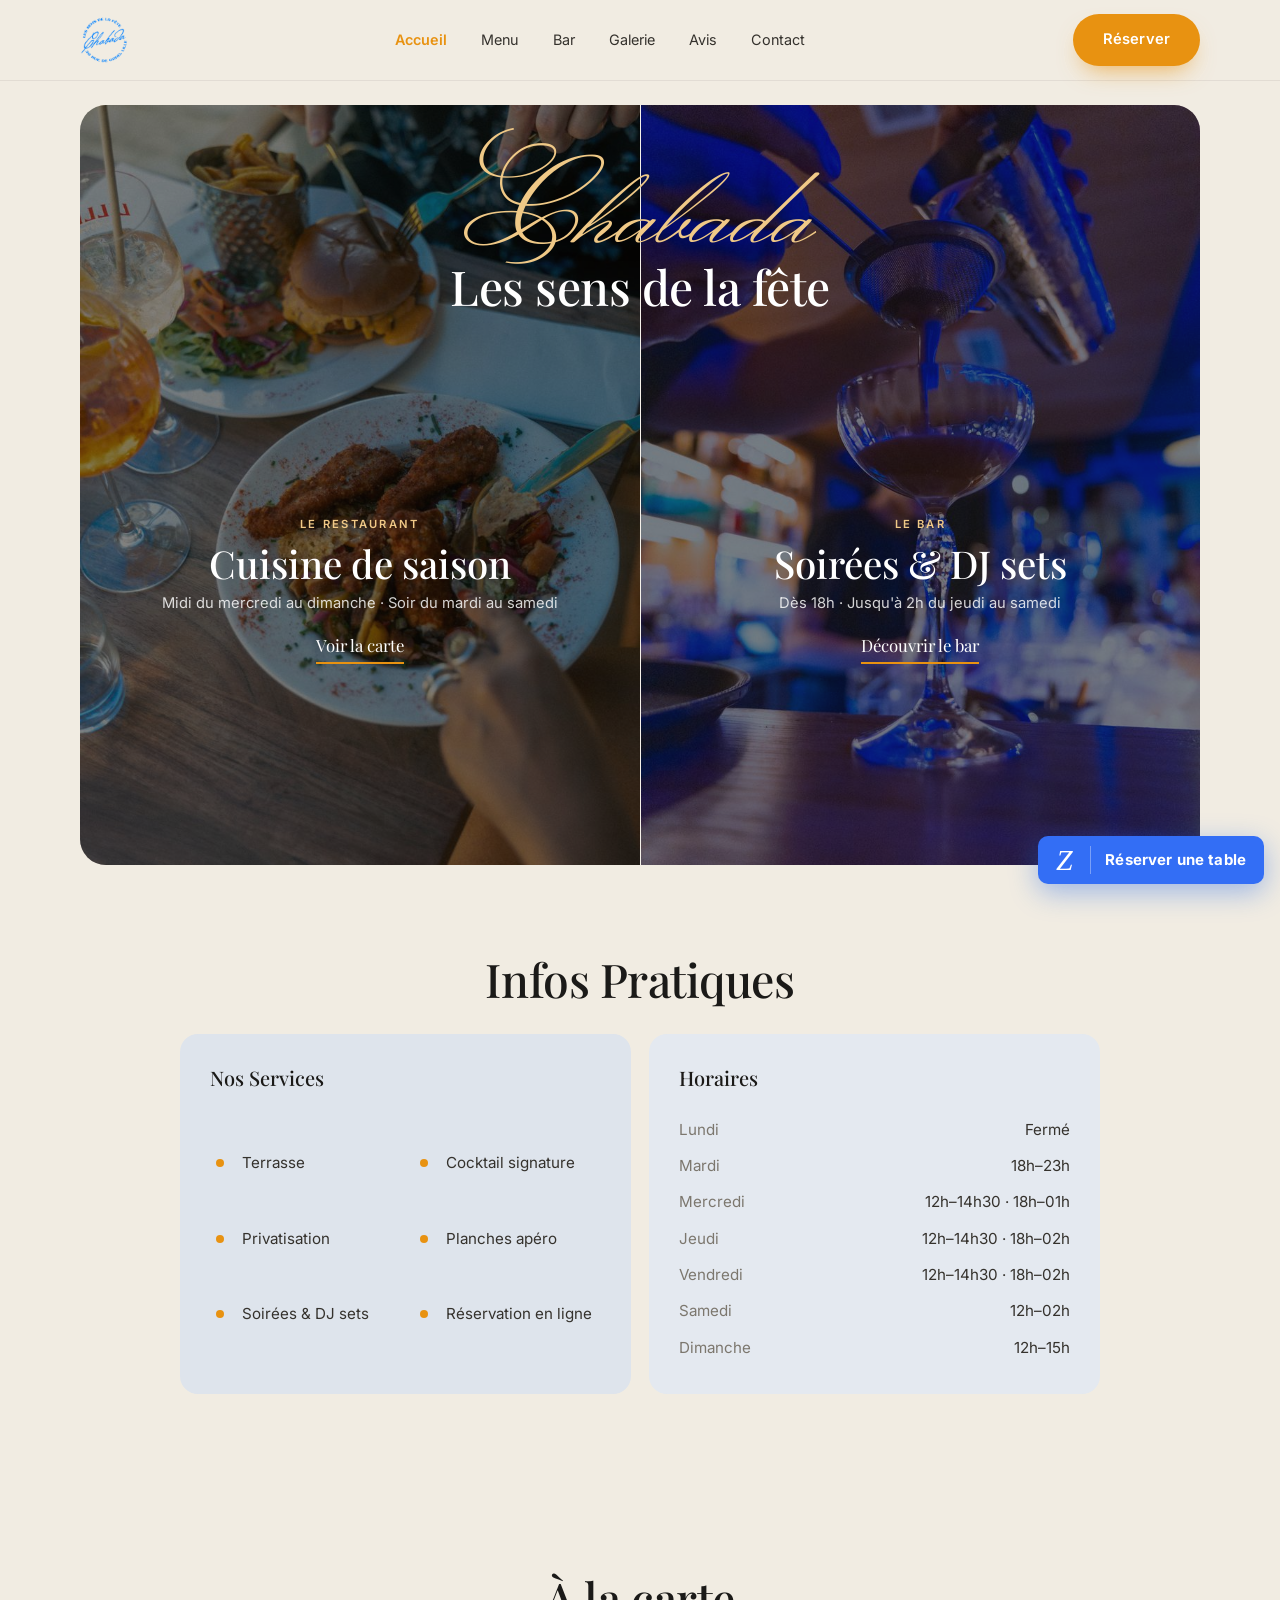
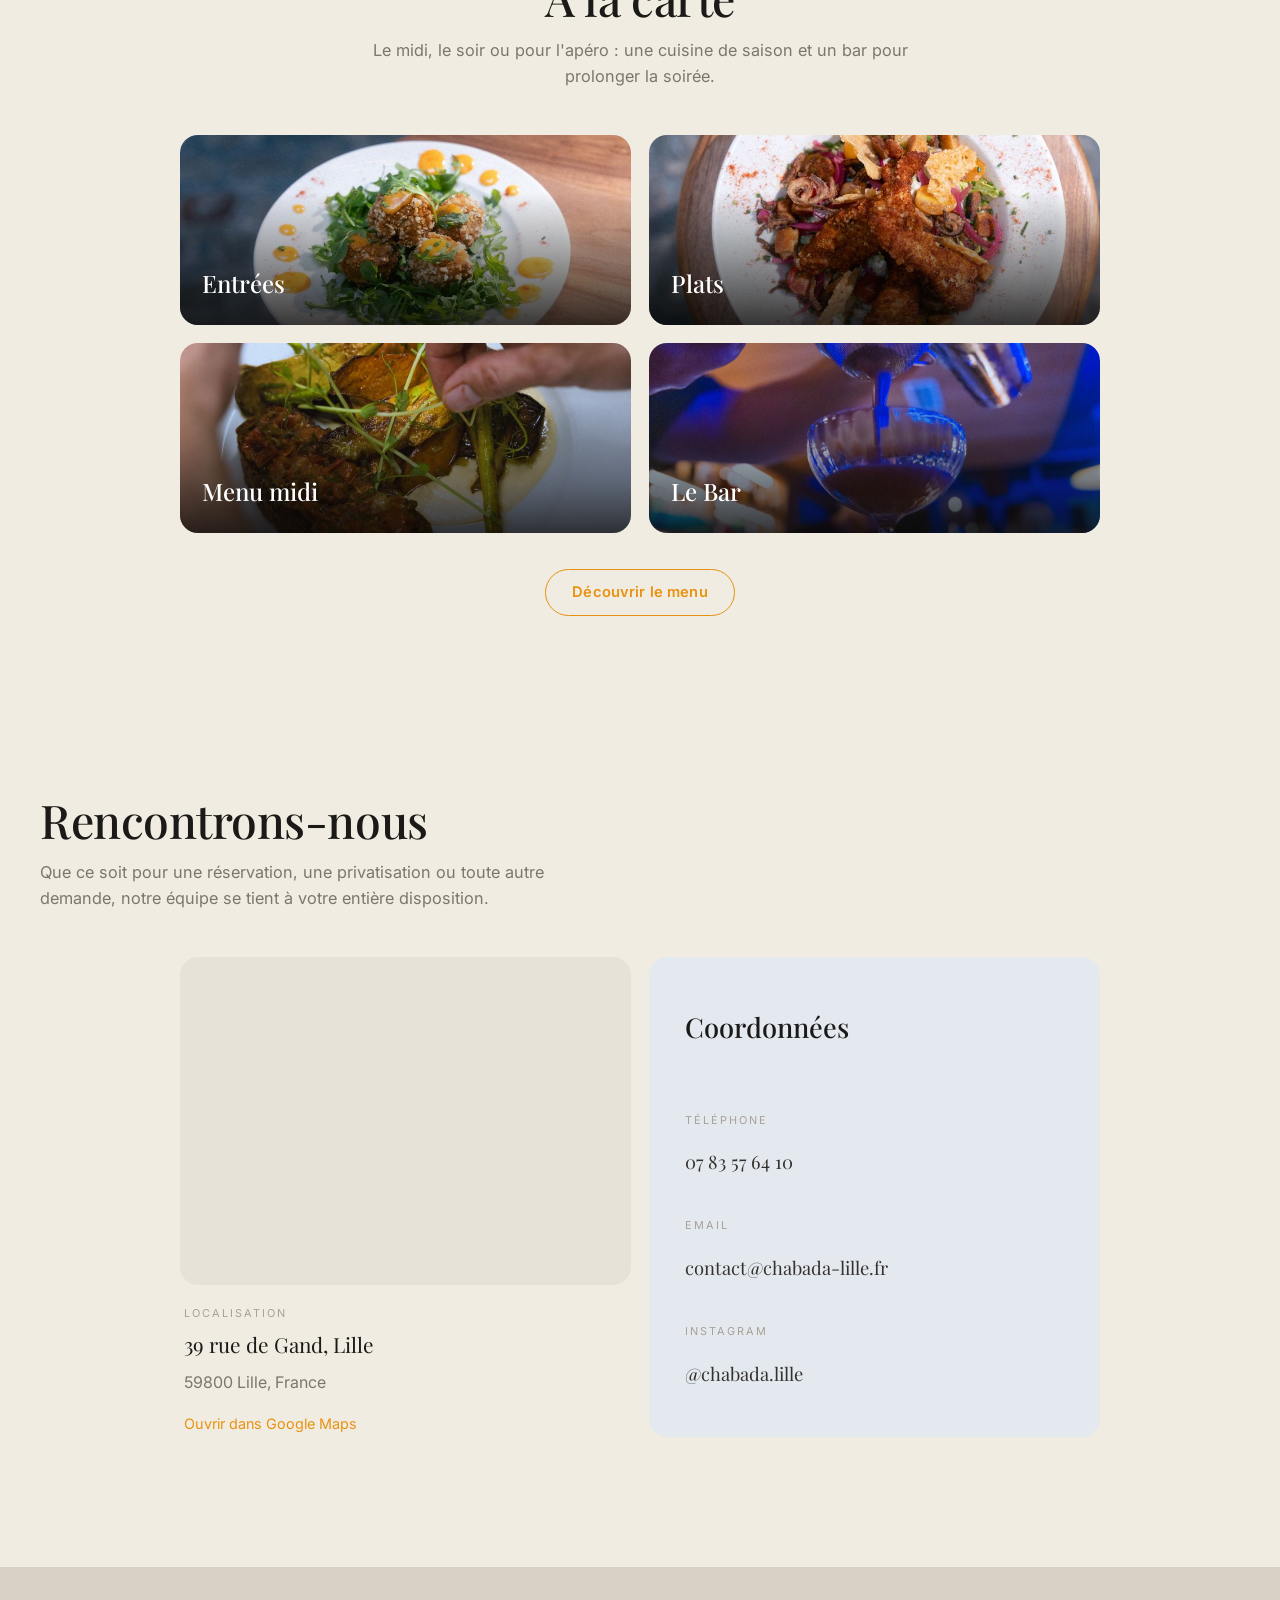
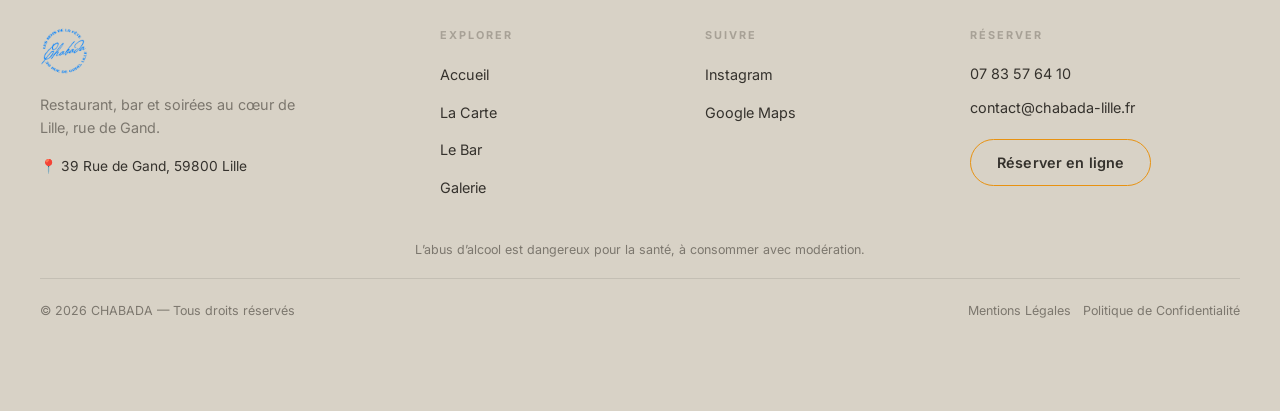
<file: index.html>
<!DOCTYPE html>
<html lang="fr">
<head>
<meta charset="UTF-8" />
<meta name="viewport" content="width=device-width, initial-scale=1.0" />
<title>CHABADA — Restaurant &amp; Bar · Lille</title>
<meta name="description" content="CHABADA, restaurant et bar au 39 rue de Gand à Lille : cuisine de saison le midi et le soir, soirées et DJ sets jusqu'à 2h." />
<link rel="preconnect" href="https://fonts.googleapis.com" />
<link rel="preconnect" href="https://fonts.gstatic.com" crossorigin />
<link href="https://fonts.googleapis.com/css2?family=Playfair+Display:wght@400;500;600;700&family=Inter:wght@400;500;600&family=Great+Vibes&family=Monsieur+La+Doulaise&display=swap" rel="stylesheet" />
<link rel="stylesheet" href="styles.css?v=legal1" />
<link rel="icon" href="favicon.png" />
</head>
<body>

<header class="nav" id="nav">
  <div class="wrap">
    <a class="brand" href="index.html">
      <img class="brand-badge" src="logo.png" alt="CHABADA — Les sens de la fête" />
    </a>
    <nav>
      <ul class="nav-links">
        <li><a href="index.html" class="active">Accueil</a></li>
        <li><a href="carte.html">Menu</a></li>
        <li><a href="bar.html">Bar</a></li>
        <li><a href="galerie.html">Galerie</a></li>
        <li><a href="avis.html">Avis</a></li>
        <li><a href="contact.html">Contact</a></li>
      </ul>
    </nav>
    <div class="nav-right">
      <a href="https://bookings.zenchef.com/results?rid=385591" class="btn btn-primary" target="_blank" rel="noopener noreferrer">Réserver</a>
    </div>
    <button class="nav-toggle" aria-label="Menu"><span></span><span></span><span></span></button>
  </div>
</header>

<section class="wrap">
  <div class="split-hero rounded-section">
    <div class="split-tagline">
      <span class="script-mark">Chabada</span>
      <h1 class="display">Les sens de la fête</h1>
    </div>
    <a class="split-half" href="carte.html">
      <img src="images/table-burger.jpg" alt="Table du restaurant Chabada" />
      <div class="split-body">
        <span class="split-label">Le Restaurant</span>
        <h2>Cuisine de saison</h2>
        <p>Midi du mercredi au dimanche · Soir du mardi au samedi</p>
        <span class="split-link">Voir la carte</span>
      </div>
    </a>
    <a class="split-half" href="bar.html">
      <img src="images/bartender.jpg" alt="Soirée au bar du Chabada" />
      <div class="split-body">
        <span class="split-label">Le Bar</span>
        <h2>Soirées &amp; DJ sets</h2>
        <p>Dès 18h · Jusqu'à 2h du jeudi au samedi</p>
        <span class="split-link">Découvrir le bar</span>
      </div>
    </a>
  </div>
</section>
<section class="section wrap infos">
  <div class="section-head center reveal">
    <h2 class="display">Infos Pratiques</h2>
  </div>
  <div class="info-grid">
    <div class="panel reveal">
      <h3>Nos Services</h3>
      <div class="services-grid">
        <ul class="info-list">
          <li><span class="ico" aria-hidden="true"></span> Terrasse</li>
          <li><span class="ico" aria-hidden="true"></span> Privatisation</li>
          <li><span class="ico" aria-hidden="true"></span> Soirées &amp; DJ sets</li>
        </ul>
        <ul class="info-list">
          <li><span class="ico" aria-hidden="true"></span> Cocktail signature</li>
          <li><span class="ico" aria-hidden="true"></span> Planches apéro</li>
          <li><span class="ico" aria-hidden="true"></span> Réservation en ligne</li>
        </ul>
      </div>
    </div>
    <div class="panel panel-2 reveal">
      <h3>Horaires</h3>
      <div class="hours-row"><span class="day">Lundi</span><span>Fermé</span></div>
      <div class="hours-row"><span class="day">Mardi</span><span>18h–23h</span></div>
      <div class="hours-row"><span class="day">Mercredi</span><span>12h–14h30 · 18h–01h</span></div>
      <div class="hours-row"><span class="day">Jeudi</span><span>12h–14h30 · 18h–02h</span></div>
      <div class="hours-row"><span class="day">Vendredi</span><span>12h–14h30 · 18h–02h</span></div>
      <div class="hours-row"><span class="day">Samedi</span><span>12h–02h</span></div>
      <div class="hours-row"><span class="day">Dimanche</span><span>12h–15h</span></div>
    </div>
  </div>
</section>

<section class="section wrap">
  <div class="section-head center reveal">
    <h2 class="display">À la carte</h2>
    <p class="section-lead">Le midi, le soir ou pour l'apéro : une cuisine de saison et un bar pour prolonger la soirée.</p>
  </div>
  <div class="carte-grid reveal">
    <a class="carte-card" href="carte.html?tab=entrees"><img src="images/croquettes.jpg" alt="Entrées" loading="lazy"><span>Entrées</span></a>
    <a class="carte-card" href="carte.html?tab=plats"><img src="images/plat-poulet.jpg" alt="Plats" loading="lazy"><span>Plats</span></a>
    <a class="carte-card" href="carte.html?service=midi"><img src="images/dressage.jpg" alt="Menu du midi" loading="lazy"><span>Menu midi</span></a>
    <a class="carte-card" href="bar.html"><img src="images/cocktails.jpg" alt="Le bar du Chabada" loading="lazy"><span>Le Bar</span></a>
  </div>
  <div style="text-align:center;margin-top:36px;" class="reveal">
    <a href="carte.html" class="btn btn-ghost">Découvrir le menu</a>
  </div>
</section>

<section class="section wrap">
  <div class="section-head reveal">
    <h2 class="display">Rencontrons-nous</h2>
    <p class="section-lead">Que ce soit pour une réservation, une privatisation ou toute autre demande, notre équipe se tient à votre entière disposition.</p>
  </div>
  <div class="contact-grid">
    <div class="reveal">
      <div class="map-card">
        <iframe title="Localisation CHABADA" width="100%" height="320" style="border:0;filter:grayscale(.35) contrast(1.05);" loading="lazy" referrerpolicy="no-referrer-when-downgrade" allowfullscreen src="https://maps.google.com/maps?q=39+Rue+de+Gand,+59800+Lille,+France&amp;hl=fr&amp;z=16&amp;ie=UTF8&amp;iwloc=&amp;output=embed"></iframe>
      </div>
      <div class="map-meta">
        <div class="label">Localisation</div>
        <div class="addr">39 rue de Gand, Lille</div>
        <p style="color:var(--muted);margin:-8px 0 16px;">59800 Lille, France</p>
        <a href="https://share.google/hMv1XoTxmGASfq7OC" target="_blank" rel="noopener noreferrer" style="color:var(--amber);font-size:.9rem;">Ouvrir dans Google Maps</a>
      </div>
    </div>
    <div class="panel panel-2 reveal contact-direct">
      <h3>Coordonnées</h3>
      <div class="contact-line">
        <span class="label">Téléphone</span>
        <a href="tel:+33783576410">07 83 57 64 10</a>
      </div>
      <div class="contact-line">
        <span class="label">Email</span>
        <a href="mailto:contact@chabada-lille.fr">contact@chabada-lille.fr</a>
      </div>
      <div class="contact-line">
        <span class="label">Instagram</span>
        <a href="https://www.instagram.com/chabada.lille?igsh=djIyaG9nZ2I1MGZv" target="_blank" rel="noopener noreferrer">@chabada.lille</a>
      </div>
    </div>
  </div>
</section>

<footer class="footer">
  <div class="wrap footer-main">
    <div class="about">
      <img class="badge-sm" src="logo.png" alt="CHABADA" />
      <p>Restaurant, bar et soirées au cœur de Lille, rue de Gand.</p>
      <div class="addr">📍 39 Rue de Gand, 59800 Lille</div>
    </div>
    <div class="fcol"><h5>Explorer</h5><ul><li><a href="index.html">Accueil</a></li><li><a href="carte.html">La Carte</a></li><li><a href="bar.html">Le Bar</a></li><li><a href="galerie.html">Galerie</a></li></ul></div>
    <div class="fcol"><h5>Suivre</h5><ul>
      <li><a href="https://www.instagram.com/chabada.lille?igsh=djIyaG9nZ2I1MGZv" target="_blank" rel="noopener noreferrer">Instagram</a></li>
      <li><a href="https://share.google/hMv1XoTxmGASfq7OC" target="_blank" rel="noopener noreferrer">Google Maps</a></li>
    </ul></div>
    <div class="fcol"><h5>Réserver</h5><div class="phone"><a href="tel:+33783576410">07 83 57 64 10</a></div><div class="phone"><a href="mailto:contact@chabada-lille.fr">contact@chabada-lille.fr</a></div><a href="https://bookings.zenchef.com/results?rid=385591" class="btn btn-ghost" target="_blank" rel="noopener noreferrer">Réserver en ligne</a></div>
  </div>
  <div class="wrap footer-alcohol">L’abus d’alcool est dangereux pour la santé, à consommer avec modération.</div>
  <div class="wrap footer-bottom">
    <span>© 2026 CHABADA — Tous droits réservés</span>
    <span><a href="mentions-legales.html">Mentions Légales</a> &nbsp; <a href="mentions-legales.html#donnees-personnelles">Politique de Confidentialité</a></span>
  </div>
</footer>

<script src="script.js"></script>
<div class="zc-widget-config" data-restaurant="385591" data-lang="fr" data-position="right" data-hide-default-button="true" data-auto-open="false" data-open-delay="0" aria-hidden="true"></div>
<div class="zenchef-reserve-anchor">
  <a class="zenchef-fab zenchef-fab--fixed" href="#" role="button" aria-label="Réserver une table — cliquer pour ouvrir">
    <span class="zenchef-fab__text">Réserver une table</span>
    <span class="zenchef-fab__divider" aria-hidden="true"></span>
    <span class="zenchef-fab__icon" aria-hidden="true">Z</span>
  </a>
</div>
<script src="js/zenchef-reserve.js"></script>
</body>
</html>
</file>
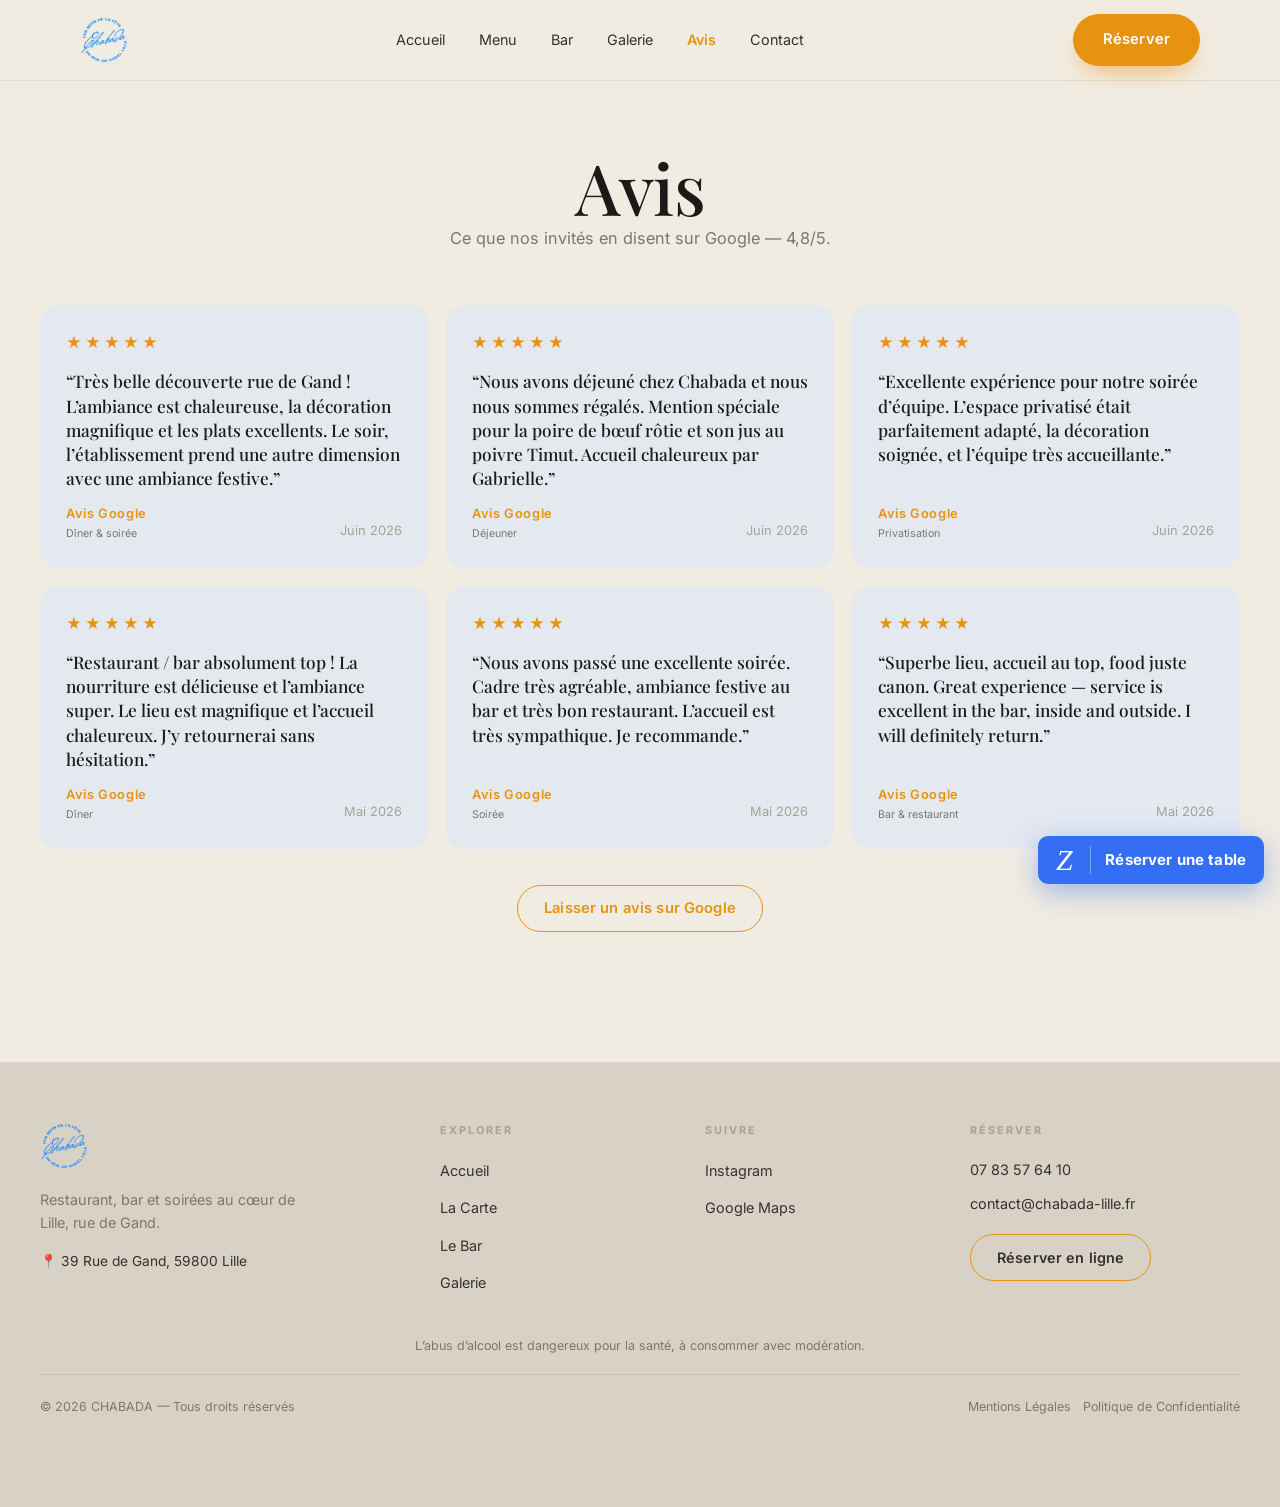
<file: avis.html>
<!DOCTYPE html>
<html lang="fr">
<head>
<meta charset="UTF-8" />
<meta name="viewport" content="width=device-width, initial-scale=1.0" />
<title>Avis — CHABADA · Lille</title>
<meta name="description" content="Avis Google sur CHABADA à Lille. Découvrez les expériences partagées par nos invités, rue de Gand." />
<link rel="preconnect" href="https://fonts.googleapis.com" />
<link rel="preconnect" href="https://fonts.gstatic.com" crossorigin />
<link href="https://fonts.googleapis.com/css2?family=Playfair+Display:wght@400;500;600;700&family=Inter:wght@400;500;600&family=Great+Vibes&display=swap" rel="stylesheet" />
<link rel="stylesheet" href="styles.css?v=legal1" />
<link rel="icon" href="favicon.png" />
</head>
<body>

<header class="nav" id="nav">
  <div class="wrap">
    <a class="brand" href="index.html"><img class="brand-badge" src="logo.png" alt="CHABADA — Les sens de la fête" /></a>
    <nav><ul class="nav-links">
      <li><a href="index.html">Accueil</a></li>
      <li><a href="carte.html">Menu</a></li>
      <li><a href="bar.html">Bar</a></li>
      <li><a href="galerie.html">Galerie</a></li>
      <li><a href="avis.html" class="active">Avis</a></li>
      <li><a href="contact.html">Contact</a></li>
    </ul></nav>
    <div class="nav-right"><a href="https://bookings.zenchef.com/results?rid=385591" class="btn btn-primary" target="_blank" rel="noopener noreferrer">Réserver</a></div>
    <button class="nav-toggle" aria-label="Menu"><span></span><span></span><span></span></button>
  </div>
</header>

<section class="wrap page-head avis-head">
  <h1 class="display">Avis</h1>
  <p class="section-lead">Ce que nos invités en disent sur Google — 4,8/5.</p>
</section>

<section class="wrap section" style="padding-top:44px;">
  <div class="reviews-grid reveal">
    <div class="review">
      <div class="stars">★★★★★</div>
      <q>Très belle découverte rue de Gand ! L’ambiance est chaleureuse, la décoration magnifique et les plats excellents. Le soir, l’établissement prend une autre dimension avec une ambiance festive.</q>
      <div class="review-foot"><span class="who">Avis Google<small>Dîner &amp; soirée</small></span><span class="when">Juin 2026</span></div>
    </div>
    <div class="review">
      <div class="stars">★★★★★</div>
      <q>Nous avons déjeuné chez Chabada et nous nous sommes régalés. Mention spéciale pour la poire de bœuf rôtie et son jus au poivre Timut. Accueil chaleureux par Gabrielle.</q>
      <div class="review-foot"><span class="who">Avis Google<small>Déjeuner</small></span><span class="when">Juin 2026</span></div>
    </div>
    <div class="review">
      <div class="stars">★★★★★</div>
      <q>Excellente expérience pour notre soirée d’équipe. L’espace privatisé était parfaitement adapté, la décoration soignée, et l’équipe très accueillante.</q>
      <div class="review-foot"><span class="who">Avis Google<small>Privatisation</small></span><span class="when">Juin 2026</span></div>
    </div>
    <div class="review">
      <div class="stars">★★★★★</div>
      <q>Restaurant / bar absolument top ! La nourriture est délicieuse et l’ambiance super. Le lieu est magnifique et l’accueil chaleureux. J’y retournerai sans hésitation.</q>
      <div class="review-foot"><span class="who">Avis Google<small>Dîner</small></span><span class="when">Mai 2026</span></div>
    </div>
    <div class="review">
      <div class="stars">★★★★★</div>
      <q>Nous avons passé une excellente soirée. Cadre très agréable, ambiance festive au bar et très bon restaurant. L’accueil est très sympathique. Je recommande.</q>
      <div class="review-foot"><span class="who">Avis Google<small>Soirée</small></span><span class="when">Mai 2026</span></div>
    </div>
    <div class="review">
      <div class="stars">★★★★★</div>
      <q>Superbe lieu, accueil au top, food juste canon. Great experience — service is excellent in the bar, inside and outside. I will definitely return.</q>
      <div class="review-foot"><span class="who">Avis Google<small>Bar &amp; restaurant</small></span><span class="when">Mai 2026</span></div>
    </div>
  </div>
  <div class="avis-cta reveal"><a href="https://share.google/hMv1XoTxmGASfq7OC" class="btn btn-ghost" target="_blank" rel="noopener noreferrer">Laisser un avis sur Google</a></div>
</section>

<footer class="footer">
  <div class="wrap footer-main">
    <div class="about">
      <img class="badge-sm" src="logo.png" alt="CHABADA" />
      <p>Restaurant, bar et soirées au cœur de Lille, rue de Gand.</p>
      <div class="addr">📍 39 Rue de Gand, 59800 Lille</div>
    </div>
    <div class="fcol"><h5>Explorer</h5><ul><li><a href="index.html">Accueil</a></li><li><a href="carte.html">La Carte</a></li><li><a href="bar.html">Le Bar</a></li><li><a href="galerie.html">Galerie</a></li></ul></div>
    <div class="fcol"><h5>Suivre</h5><ul>
      <li><a href="https://www.instagram.com/chabada.lille?igsh=djIyaG9nZ2I1MGZv" target="_blank" rel="noopener noreferrer">Instagram</a></li>
      <li><a href="https://share.google/hMv1XoTxmGASfq7OC" target="_blank" rel="noopener noreferrer">Google Maps</a></li>
    </ul></div>
    <div class="fcol"><h5>Réserver</h5><div class="phone"><a href="tel:+33783576410">07 83 57 64 10</a></div><div class="phone"><a href="mailto:contact@chabada-lille.fr">contact@chabada-lille.fr</a></div><a href="https://bookings.zenchef.com/results?rid=385591" class="btn btn-ghost" target="_blank" rel="noopener noreferrer">Réserver en ligne</a></div>
  </div>
  <div class="wrap footer-alcohol">L’abus d’alcool est dangereux pour la santé, à consommer avec modération.</div>
  <div class="wrap footer-bottom">
    <span>© 2026 CHABADA — Tous droits réservés</span>
    <span><a href="mentions-legales.html">Mentions Légales</a> &nbsp; <a href="mentions-legales.html#donnees-personnelles">Politique de Confidentialité</a></span>
  </div>
</footer>

<script src="script.js"></script>
<div class="zc-widget-config" data-restaurant="385591" data-lang="fr" data-position="right" data-hide-default-button="true" data-auto-open="false" data-open-delay="0" aria-hidden="true"></div>
<div class="zenchef-reserve-anchor">
  <a class="zenchef-fab zenchef-fab--fixed" href="#" role="button" aria-label="Réserver une table — cliquer pour ouvrir">
    <span class="zenchef-fab__text">Réserver une table</span>
    <span class="zenchef-fab__divider" aria-hidden="true"></span>
    <span class="zenchef-fab__icon" aria-hidden="true">Z</span>
  </a>
</div>
<script src="js/zenchef-reserve.js"></script>
</body>
</html>
</file>
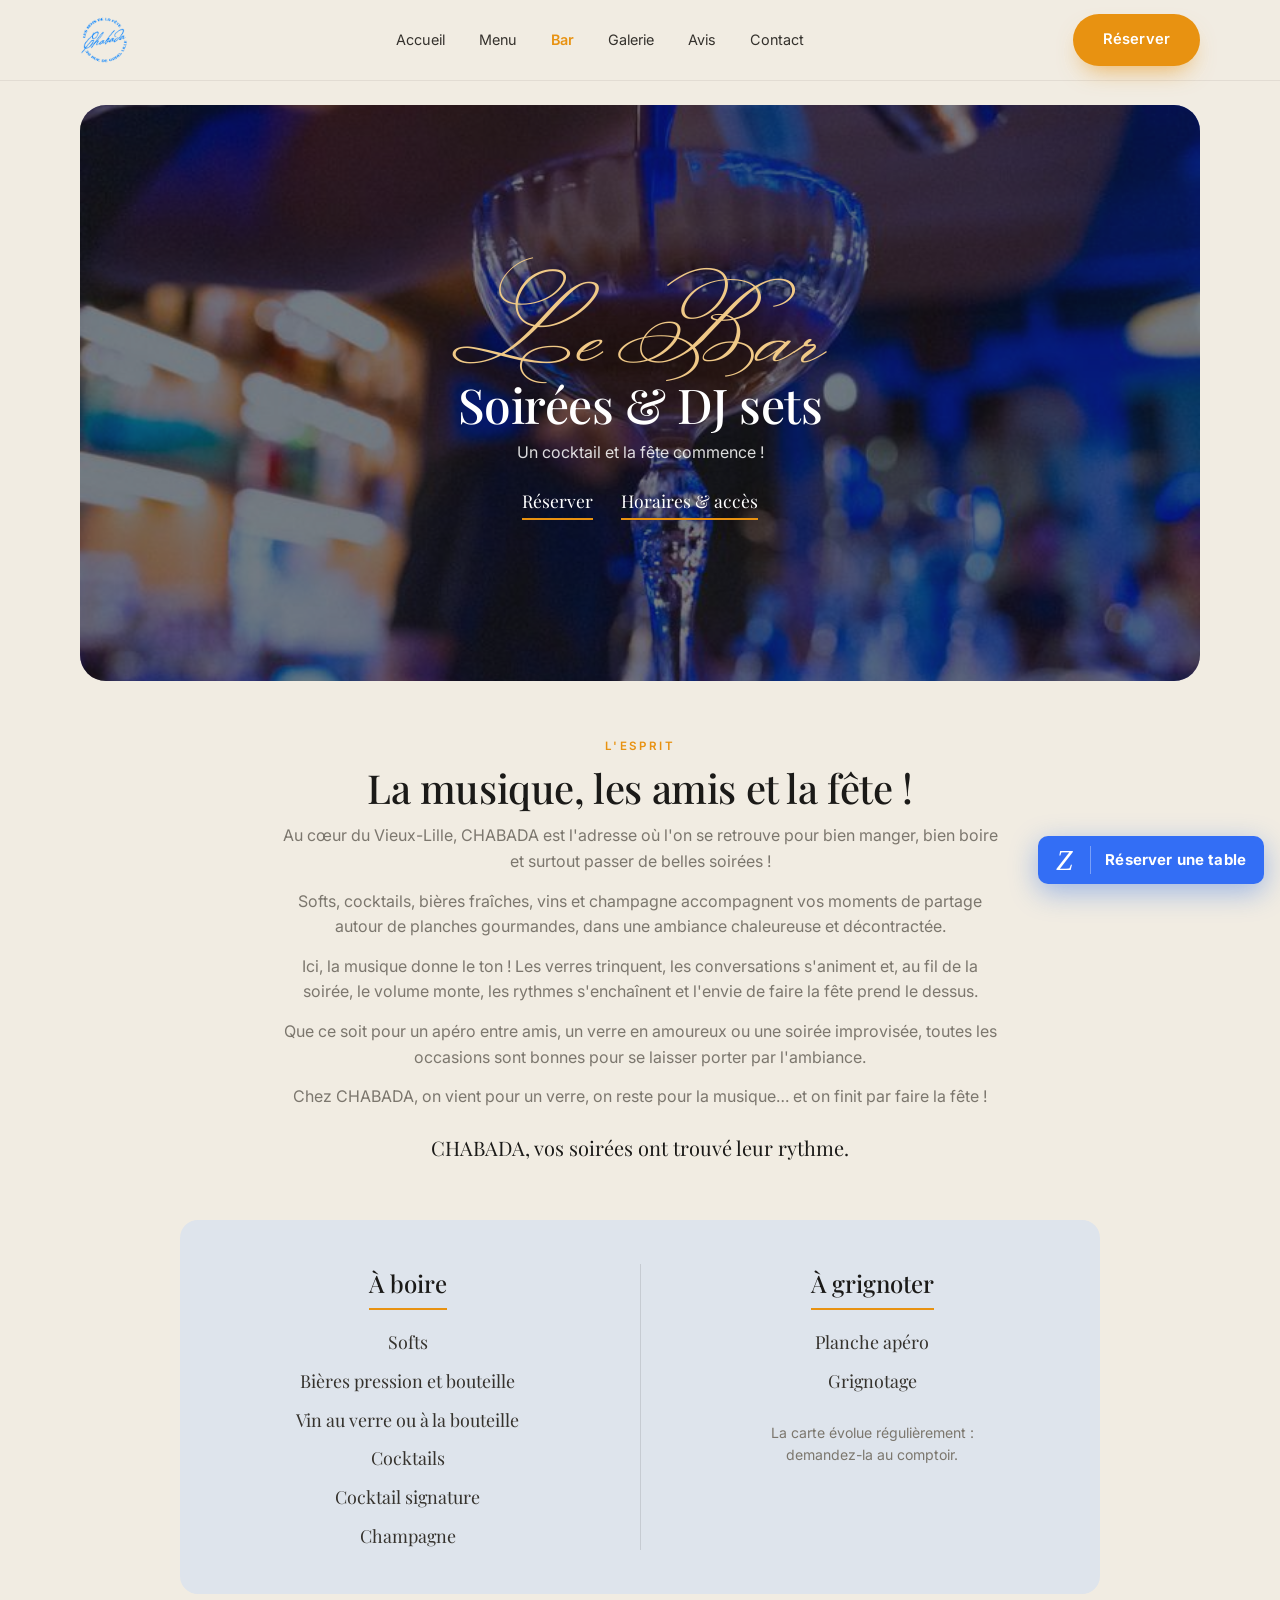
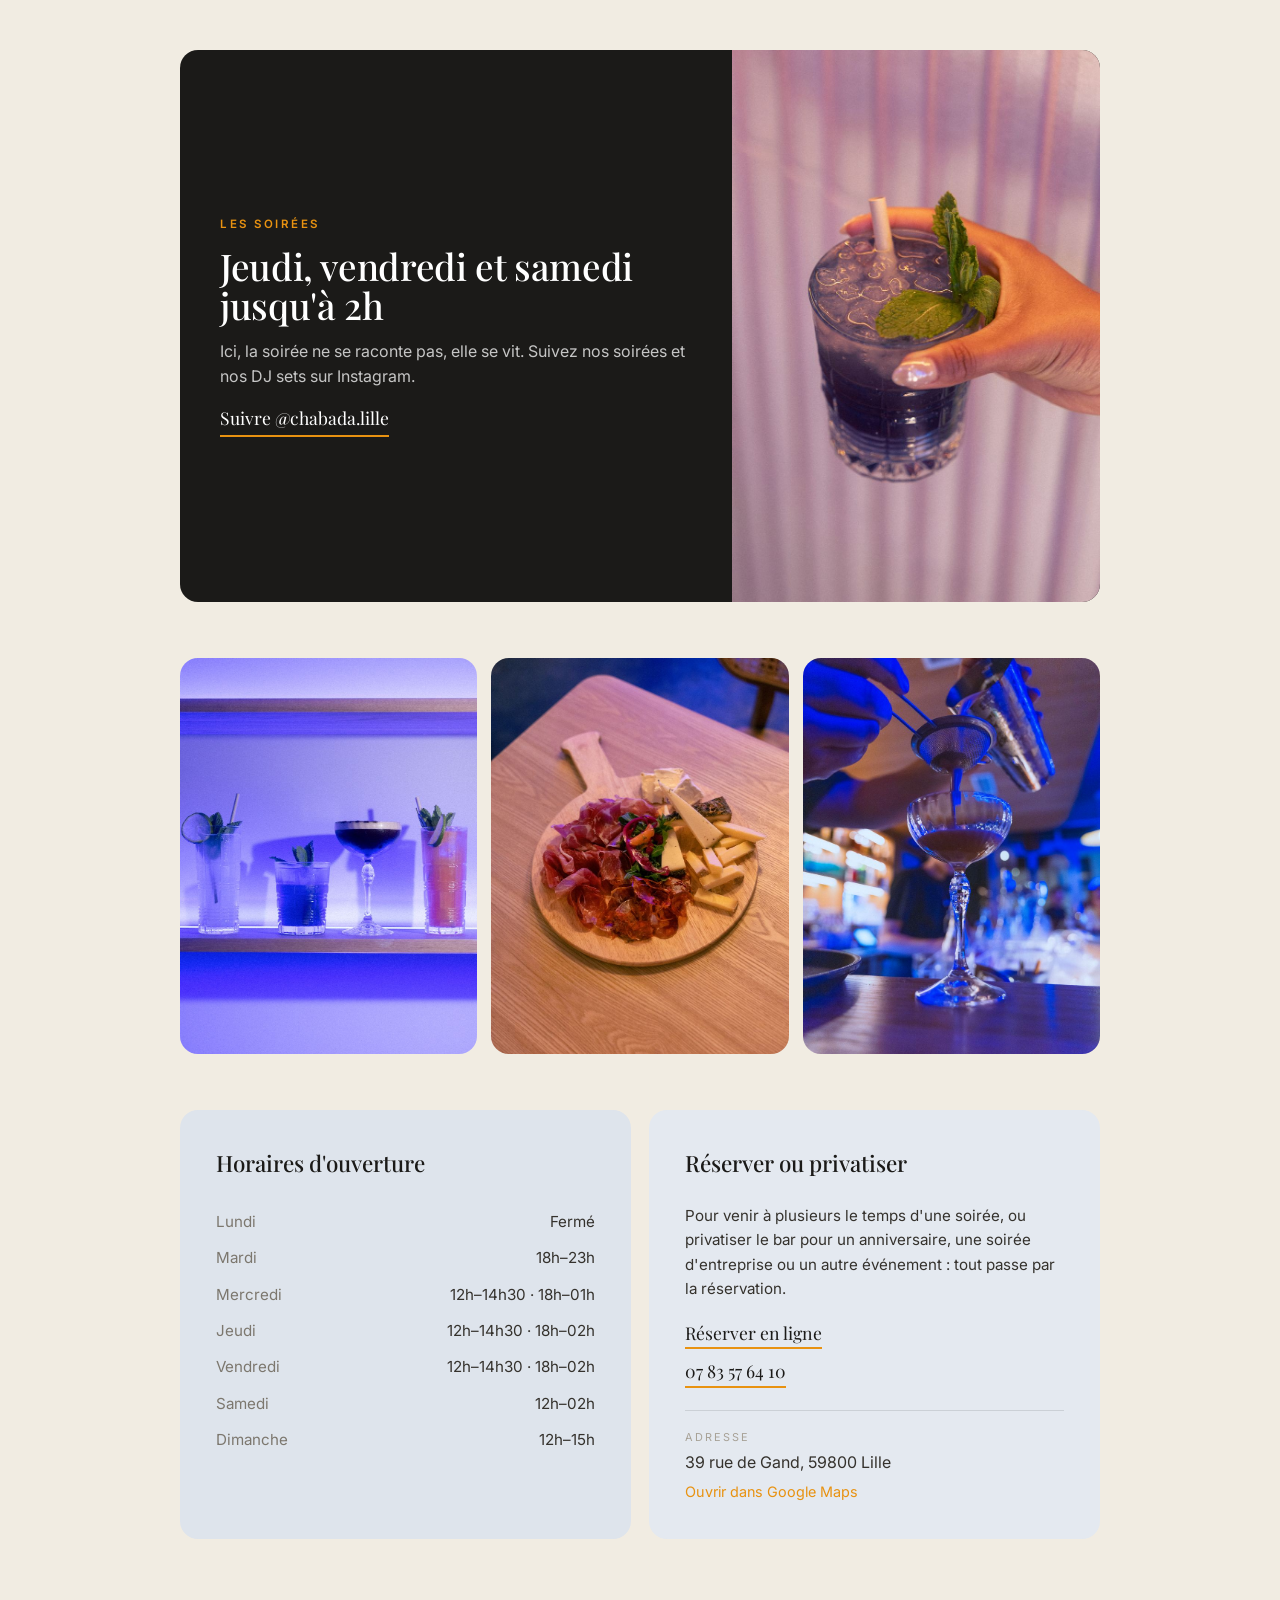
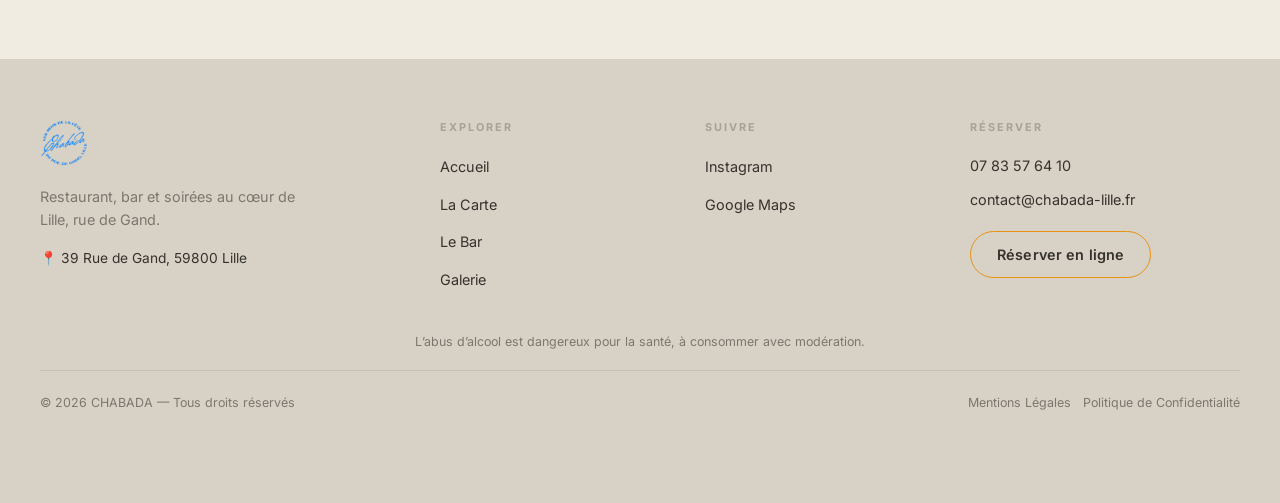
<file: bar.html>
<!DOCTYPE html>
<html lang="fr">
<head>
<meta charset="UTF-8" />
<meta name="viewport" content="width=device-width, initial-scale=1.0" />
<title>Le Bar — CHABADA · Lille</title>
<meta name="description" content="CHABADA, restaurant et bar au 39 rue de Gand à Lille : cuisine de saison le midi et le soir, soirées et DJ sets jusqu'à 2h." />
<link rel="preconnect" href="https://fonts.googleapis.com" />
<link rel="preconnect" href="https://fonts.gstatic.com" crossorigin />
<link href="https://fonts.googleapis.com/css2?family=Playfair+Display:wght@400;500;600;700&family=Inter:wght@400;500;600&family=Great+Vibes&family=Monsieur+La+Doulaise&display=swap" rel="stylesheet" />
<link rel="stylesheet" href="styles.css?v=legal1" />
<link rel="icon" href="favicon.png" />
</head>
<body>

<header class="nav" id="nav">
  <div class="wrap">
    <a class="brand" href="index.html">
      <img class="brand-badge" src="logo.png" alt="CHABADA — Les sens de la fête" />
    </a>
    <nav>
      <ul class="nav-links">
        <li><a href="index.html">Accueil</a></li>
        <li><a href="carte.html">Menu</a></li>
        <li><a href="bar.html" class="active">Bar</a></li>
        <li><a href="galerie.html">Galerie</a></li>
        <li><a href="avis.html">Avis</a></li>
        <li><a href="contact.html">Contact</a></li>
      </ul>
    </nav>
    <div class="nav-right">
      <a href="https://bookings.zenchef.com/results?rid=385591" class="btn btn-primary" target="_blank" rel="noopener noreferrer">Réserver</a>
    </div>
    <button class="nav-toggle" aria-label="Menu"><span></span><span></span><span></span></button>
  </div>
</header>

<section class="wrap">
  <div class="bar2-hero rounded-section">
    <img src="images/bartender.jpg" alt="Soirée au bar du Chabada" />
    <div class="bar2-hero-inner">
      <span class="bar2-logo">Le Bar</span>
      <h1 class="display">Soirées &amp; DJ sets</h1>
      <p>Un cocktail et la fête commence !</p>
      <div class="bar2-hero-links">
        <a href="https://bookings.zenchef.com/results?rid=385591" target="_blank" rel="noopener noreferrer">Réserver</a>
        <a href="#infos">Horaires &amp; accès</a>
      </div>
    </div>
  </div>
</section>

<section class="bar2-section wrap">
  <div class="bar2-intro reveal">
    <span class="eyebrow">L'esprit</span>
    <h2 class="display">La musique, les amis et la fête !</h2>
    <p>Au cœur du Vieux-Lille, CHABADA est l'adresse où l'on se retrouve pour bien manger, bien boire et surtout passer de belles soirées !</p>
    <p>Softs, cocktails, bières fraîches, vins et champagne accompagnent vos moments de partage autour de planches gourmandes, dans une ambiance chaleureuse et décontractée.</p>
    <p>Ici, la musique donne le ton ! Les verres trinquent, les conversations s'animent et, au fil de la soirée, le volume monte, les rythmes s'enchaînent et l'envie de faire la fête prend le dessus.</p>
    <p>Que ce soit pour un apéro entre amis, un verre en amoureux ou une soirée improvisée, toutes les occasions sont bonnes pour se laisser porter par l'ambiance.</p>
    <p>Chez CHABADA, on vient pour un verre, on reste pour la musique… et on finit par faire la fête !</p>
    <p class="bar2-sign">CHABADA, vos soirées ont trouvé leur rythme.</p>
  </div>
</section>

<section class="bar2-section wrap">
  <div class="bar2-menu panel reveal">
    <div>
      <h3>À boire</h3>
      <ul>
        <li>Softs</li>
        <li>Bières pression et bouteille</li>
        <li>Vin au verre ou à la bouteille</li>
        <li>Cocktails</li>
        <li>Cocktail signature</li>
        <li>Champagne</li>
      </ul>
    </div>
    <div class="bar2-menu-sep" aria-hidden="true"></div>
    <div>
      <h3>À grignoter</h3>
      <ul>
        <li>Planche apéro</li>
        <li>Grignotage</li>
      </ul>
      <p class="bar2-note">La carte évolue régulièrement :<br>demandez-la au comptoir.</p>
    </div>
  </div>
</section>

<section class="bar2-section wrap">
  <div class="bar2-nights reveal">
    <div class="bar2-nights-text">
      <span class="eyebrow">Les soirées</span>
      <h2 class="display">Jeudi, vendredi et samedi jusqu'à 2h</h2>
      <p>Ici, la soirée ne se raconte pas, elle se vit. Suivez nos soirées et nos DJ sets sur Instagram.</p>
      <a class="bar2-link" href="https://www.instagram.com/chabada.lille/" target="_blank" rel="noopener noreferrer">Suivre @chabada.lille</a>
    </div>
    <img src="images/cocktail-violet.jpg" alt="Cocktail du Chabada" loading="lazy">
  </div>
</section>

<section class="bar2-section wrap">
  <div class="bar2-photos reveal">
    <img src="images/bar-cocktails.jpg" alt="Cocktails au bar" loading="lazy">
    <img src="images/planche.jpg" alt="Planche apéro" loading="lazy">
    <img src="images/bartender.jpg" alt="Cocktail préparé au bar du Chabada" loading="lazy">
  </div>
</section>

<section class="bar2-section wrap" id="infos">
  <div class="bar2-infos">
    <div class="panel reveal">
      <h3>Horaires d'ouverture</h3>
      <div class="hours-row"><span class="day">Lundi</span><span>Fermé</span></div>
      <div class="hours-row"><span class="day">Mardi</span><span>18h–23h</span></div>
      <div class="hours-row"><span class="day">Mercredi</span><span>12h–14h30 · 18h–01h</span></div>
      <div class="hours-row"><span class="day">Jeudi</span><span>12h–14h30 · 18h–02h</span></div>
      <div class="hours-row"><span class="day">Vendredi</span><span>12h–14h30 · 18h–02h</span></div>
      <div class="hours-row"><span class="day">Samedi</span><span>12h–02h</span></div>
      <div class="hours-row"><span class="day">Dimanche</span><span>12h–15h</span></div>
    </div>
    <div class="panel panel-2 reveal">
      <h3>Réserver ou privatiser</h3>
      <p class="bar-p">Pour venir à plusieurs le temps d'une soirée, ou privatiser le bar pour un anniversaire, une soirée d'entreprise ou un autre événement : tout passe par la réservation.</p>
      <div class="bar-links">
        <a href="https://bookings.zenchef.com/results?rid=385591" target="_blank" rel="noopener noreferrer">Réserver en ligne</a>
        <a href="tel:+33783576410">07 83 57 64 10</a>
      </div>
      <div class="bar2-addr">
        <span class="label">Adresse</span>
        <span>39 rue de Gand, 59800 Lille</span>
        <a href="https://share.google/hMv1XoTxmGASfq7OC" target="_blank" rel="noopener noreferrer">Ouvrir dans Google Maps</a>
      </div>
    </div>
  </div>
</section>

<footer class="footer">
  <div class="wrap footer-main">
    <div class="about">
      <img class="badge-sm" src="logo.png" alt="CHABADA" />
      <p>Restaurant, bar et soirées au cœur de Lille, rue de Gand.</p>
      <div class="addr">📍 39 Rue de Gand, 59800 Lille</div>
    </div>
    <div class="fcol"><h5>Explorer</h5><ul><li><a href="index.html">Accueil</a></li><li><a href="carte.html">La Carte</a></li><li><a href="bar.html">Le Bar</a></li><li><a href="galerie.html">Galerie</a></li></ul></div>
    <div class="fcol"><h5>Suivre</h5><ul>
      <li><a href="https://www.instagram.com/chabada.lille?igsh=djIyaG9nZ2I1MGZv" target="_blank" rel="noopener noreferrer">Instagram</a></li>
      <li><a href="https://share.google/hMv1XoTxmGASfq7OC" target="_blank" rel="noopener noreferrer">Google Maps</a></li>
    </ul></div>
    <div class="fcol"><h5>Réserver</h5><div class="phone"><a href="tel:+33783576410">07 83 57 64 10</a></div><div class="phone"><a href="mailto:contact@chabada-lille.fr">contact@chabada-lille.fr</a></div><a href="https://bookings.zenchef.com/results?rid=385591" class="btn btn-ghost" target="_blank" rel="noopener noreferrer">Réserver en ligne</a></div>
  </div>
  <div class="wrap footer-alcohol">L’abus d’alcool est dangereux pour la santé, à consommer avec modération.</div>
  <div class="wrap footer-bottom">
    <span>© 2026 CHABADA — Tous droits réservés</span>
    <span><a href="mentions-legales.html">Mentions Légales</a> &nbsp; <a href="mentions-legales.html#donnees-personnelles">Politique de Confidentialité</a></span>
  </div>
</footer>

<script src="script.js"></script>
<div class="zc-widget-config" data-restaurant="385591" data-lang="fr" data-position="right" data-hide-default-button="true" data-auto-open="false" data-open-delay="0" aria-hidden="true"></div>
<div class="zenchef-reserve-anchor">
  <a class="zenchef-fab zenchef-fab--fixed" href="#" role="button" aria-label="Réserver une table — cliquer pour ouvrir">
    <span class="zenchef-fab__text">Réserver une table</span>
    <span class="zenchef-fab__divider" aria-hidden="true"></span>
    <span class="zenchef-fab__icon" aria-hidden="true">Z</span>
  </a>
</div>
<script src="js/zenchef-reserve.js"></script>
</body>
</html>
</file>
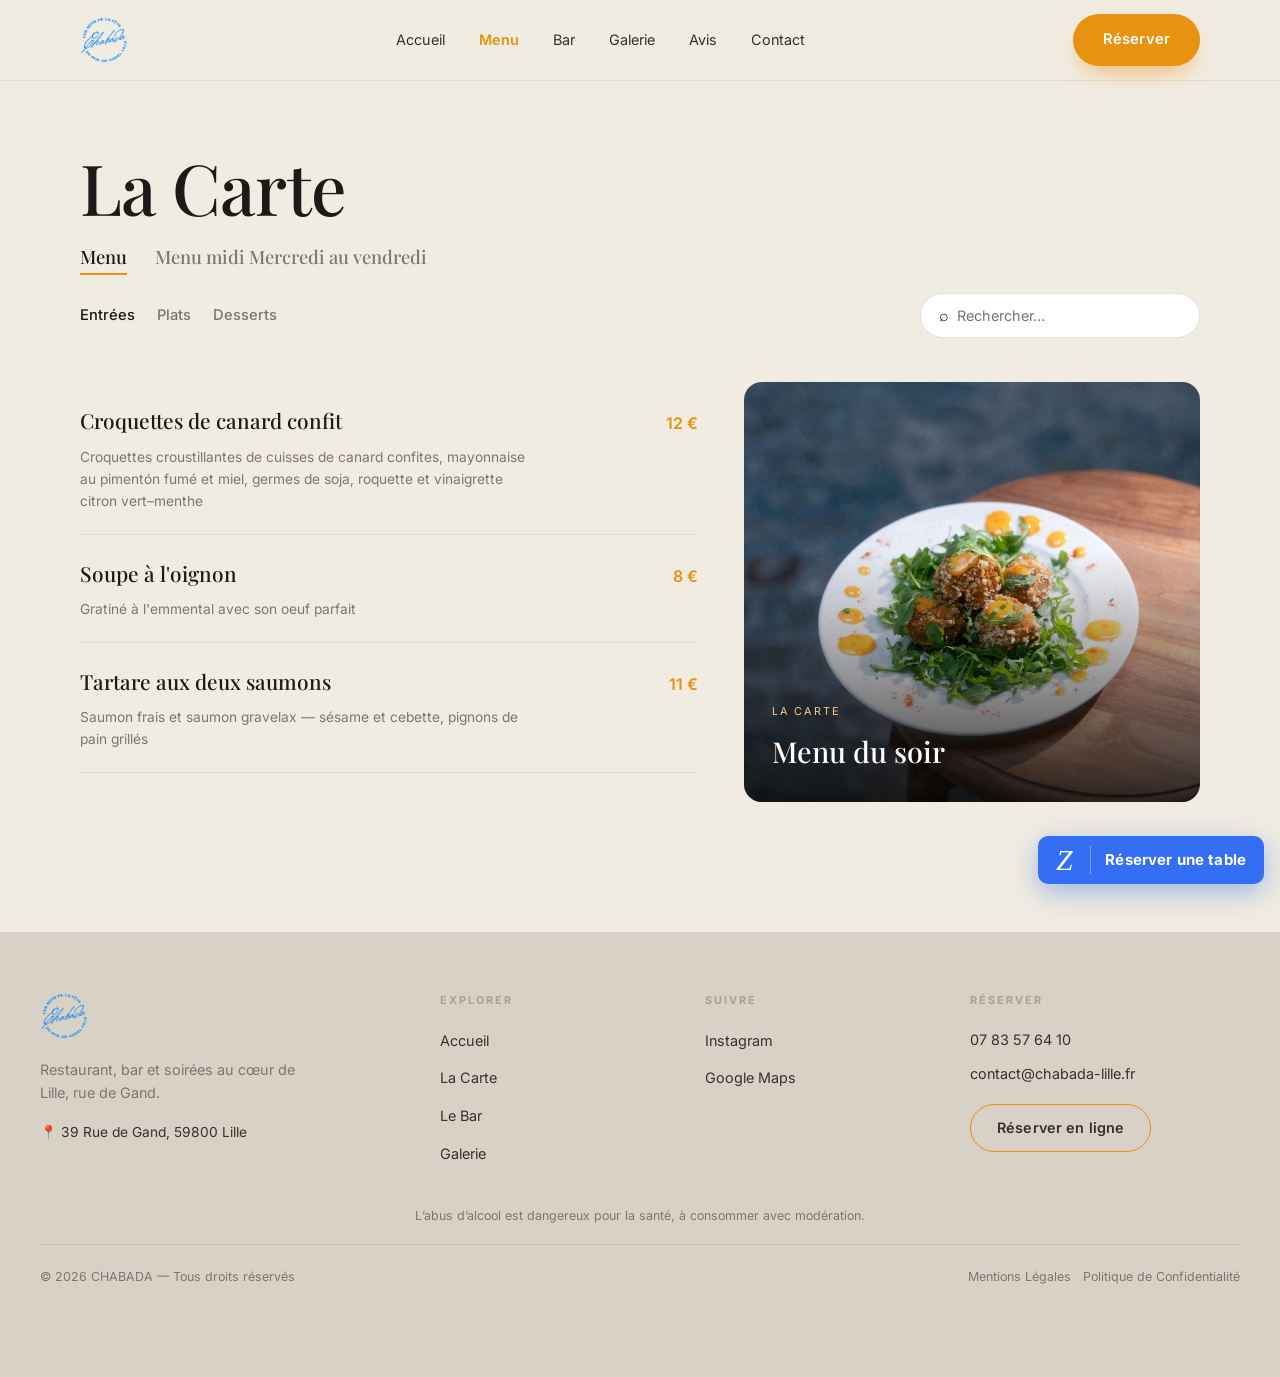
<file: carte.html>
<!DOCTYPE html>
<html lang="fr">
<head>
<meta charset="UTF-8" />
<meta name="viewport" content="width=device-width, initial-scale=1.0" />
<title>La Carte — CHABADA · Lille</title>
<meta name="description" content="La Carte de CHABADA — entrées, plats, desserts et cocktails. Haute cuisine et mixologie d'exception à Lille." />
<link rel="preconnect" href="https://fonts.googleapis.com" />
<link rel="preconnect" href="https://fonts.gstatic.com" crossorigin />
<link href="https://fonts.googleapis.com/css2?family=Playfair+Display:wght@400;500;600;700&family=Inter:wght@400;500;600&family=Great+Vibes&display=swap" rel="stylesheet" />
<link rel="stylesheet" href="styles.css?v=legal1" />
<link rel="icon" href="favicon.png" />
</head>
<body>

<header class="nav" id="nav">
  <div class="wrap">
    <a class="brand" href="index.html"><img class="brand-badge" src="logo.png" alt="CHABADA — Les sens de la fête" /></a>
    <nav><ul class="nav-links">
      <li><a href="index.html">Accueil</a></li>
      <li><a href="carte.html" class="active">Menu</a></li>
      <li><a href="bar.html">Bar</a></li>
      <li><a href="galerie.html">Galerie</a></li>
      <li><a href="avis.html">Avis</a></li>
      <li><a href="contact.html">Contact</a></li>
    </ul></nav>
    <div class="nav-right"><a href="https://bookings.zenchef.com/results?rid=385591" class="btn btn-primary" target="_blank" rel="noopener noreferrer">Réserver</a></div>
    <button class="nav-toggle" aria-label="Menu"><span></span><span></span><span></span></button>
  </div>
</header>

<section class="wrap page-head">
  <h1 class="display">La Carte</h1>
  <nav class="menu-mode" role="tablist" aria-label="Choisir le menu">
    <a href="carte.html?service=soir" class="menu-mode-link is-active" data-service="soir" role="tab" aria-selected="true">Menu</a>
    <a href="carte.html?service=midi" class="menu-mode-link" data-service="midi" role="tab" aria-selected="false">Menu midi Mercredi au vendredi</a>
  </nav>
</section>

<section class="wrap" style="padding-bottom:90px;">
  <div class="menu-tabs">
    <a href="carte.html?tab=formules" class="tab" data-tab="formules" hidden>Formules</a>
    <a href="carte.html?tab=entrees" class="tab active" data-tab="entrees">Entrées</a>
    <a href="carte.html?tab=plats" class="tab" data-tab="plats">Plats</a>
    <a href="carte.html?tab=desserts" class="tab" data-tab="desserts">Desserts</a>
    <a href="carte.html?tab=cocktails" class="tab" data-tab="cocktails">Cocktails</a>
    <div class="search-box"><span>⌕</span><input id="menu-search" type="search" placeholder="Rechercher…"></div>
  </div>

  <div class="menu-layout">
    <div class="menu-list">
      <div data-cat="formules" data-dish-list="formules" style="display:none;"></div>
      <div data-cat="entrees" data-dish-list="entrees"></div>
      <div data-cat="plats" data-dish-list="plats" style="display:none;"></div>
      <div data-cat="desserts" data-dish-list="desserts" style="display:none;"></div>
      <div data-cat="cocktails" data-dish-list="cocktails" style="display:none;"></div>
    </div>

    <div class="menu-feature">
      <img src="images/croquettes.jpg" alt="Menu du soir">
      <div class="cap"><small>La Carte</small><h3>Menu du soir</h3></div>
    </div>
  </div>
</section>

<footer class="footer">
  <div class="wrap footer-main">
    <div class="about">
      <img class="badge-sm" src="logo.png" alt="CHABADA" />
      <p>Restaurant, bar et soirées au cœur de Lille, rue de Gand.</p>
      <div class="addr">📍 39 Rue de Gand, 59800 Lille</div>
    </div>
    <div class="fcol"><h5>Explorer</h5><ul><li><a href="index.html">Accueil</a></li><li><a href="carte.html">La Carte</a></li><li><a href="bar.html">Le Bar</a></li><li><a href="galerie.html">Galerie</a></li></ul></div>
    <div class="fcol"><h5>Suivre</h5><ul>
      <li><a href="https://www.instagram.com/chabada.lille?igsh=djIyaG9nZ2I1MGZv" target="_blank" rel="noopener noreferrer">Instagram</a></li>
      <li><a href="https://share.google/hMv1XoTxmGASfq7OC" target="_blank" rel="noopener noreferrer">Google Maps</a></li>
    </ul></div>
    <div class="fcol"><h5>Réserver</h5><div class="phone"><a href="tel:+33783576410">07 83 57 64 10</a></div><div class="phone"><a href="mailto:contact@chabada-lille.fr">contact@chabada-lille.fr</a></div><a href="https://bookings.zenchef.com/results?rid=385591" class="btn btn-ghost" target="_blank" rel="noopener noreferrer">Réserver en ligne</a></div>
  </div>
  <div class="wrap footer-alcohol">L’abus d’alcool est dangereux pour la santé, à consommer avec modération.</div>
  <div class="wrap footer-bottom">
    <span>© 2026 CHABADA — Tous droits réservés</span>
    <span><a href="mentions-legales.html">Mentions Légales</a> &nbsp; <a href="mentions-legales.html#donnees-personnelles">Politique de Confidentialité</a></span>
  </div>
</footer>

<script src="js/menu.static.js?v=menu8"></script>
<script src="js/menu.sanity.js?v=sanity3"></script>
<script src="script.js"></script>
<div class="zc-widget-config" data-restaurant="385591" data-lang="fr" data-position="right" data-hide-default-button="true" data-auto-open="false" data-open-delay="0" aria-hidden="true"></div>
<div class="zenchef-reserve-anchor">
  <a class="zenchef-fab zenchef-fab--fixed" href="#" role="button" aria-label="Réserver une table — cliquer pour ouvrir">
    <span class="zenchef-fab__text">Réserver une table</span>
    <span class="zenchef-fab__divider" aria-hidden="true"></span>
    <span class="zenchef-fab__icon" aria-hidden="true">Z</span>
  </a>
</div>
<script src="js/zenchef-reserve.js"></script>
</body>
</html>
</file>
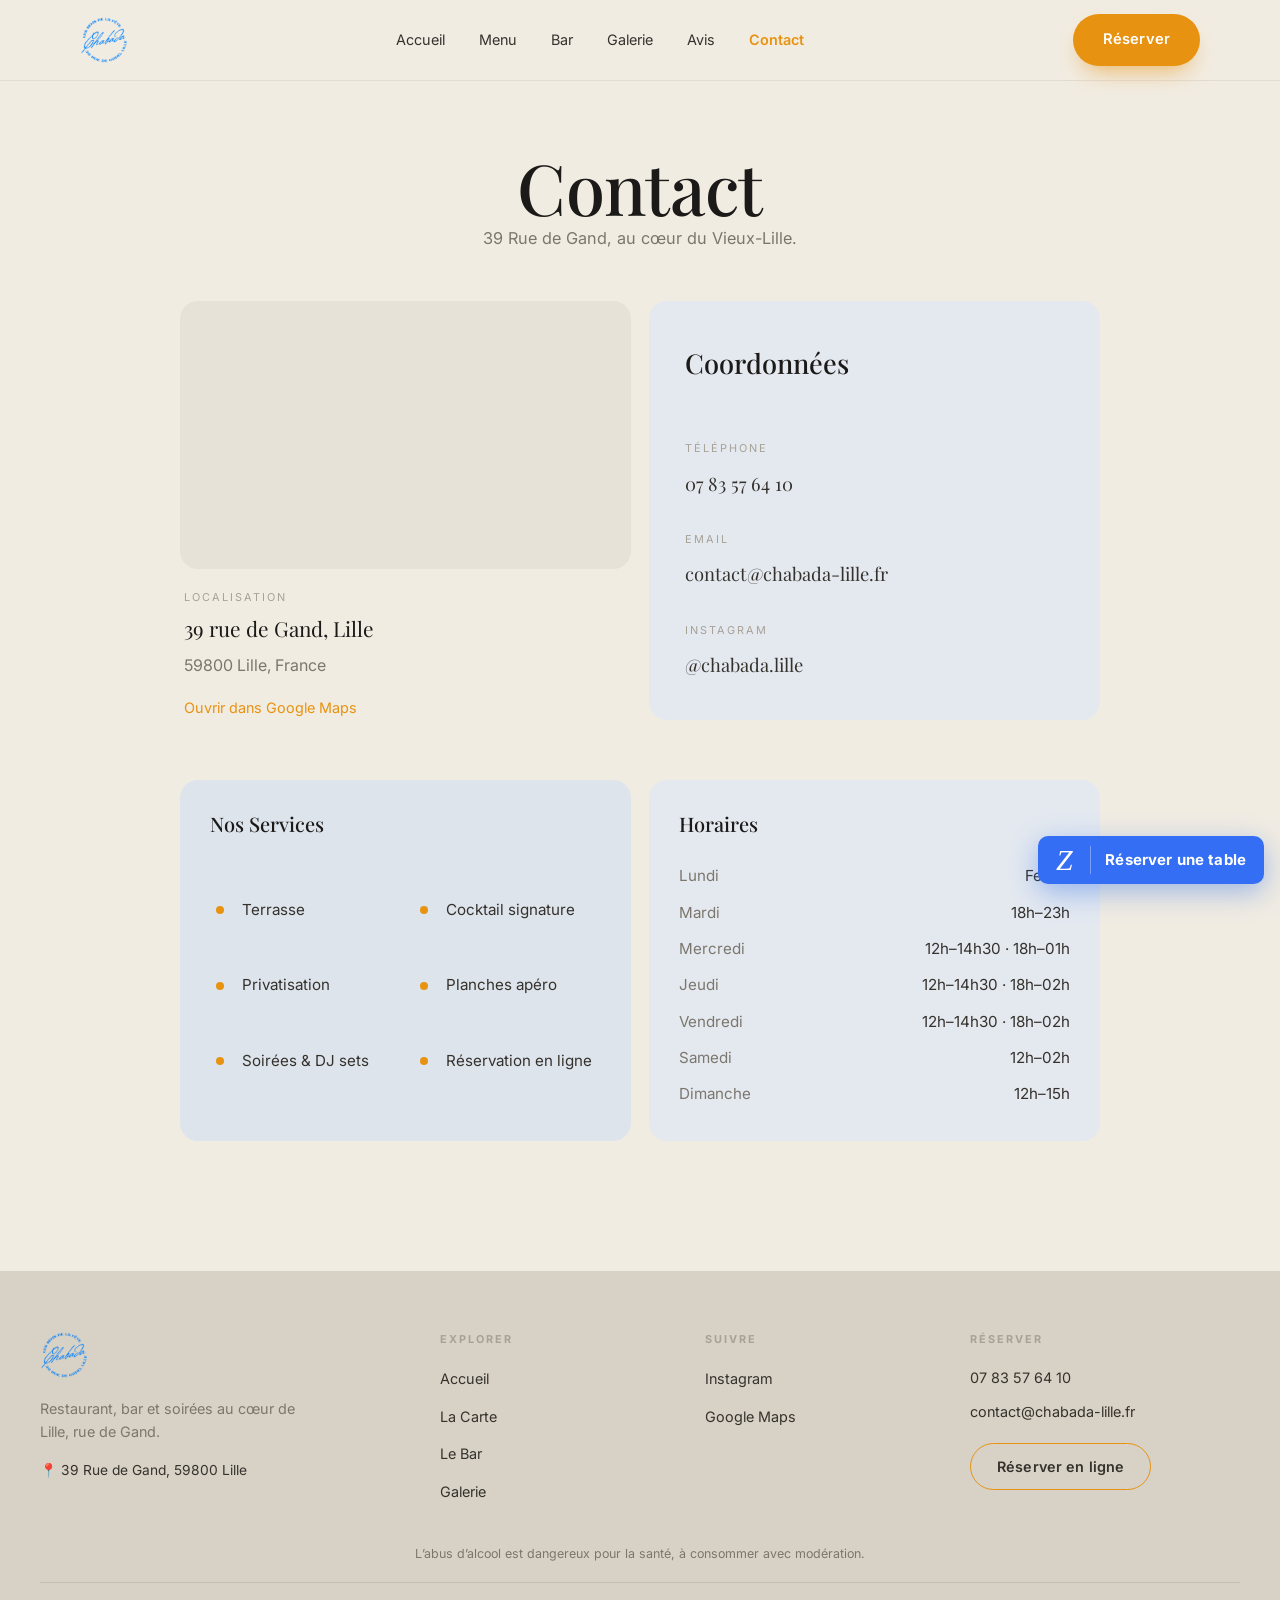
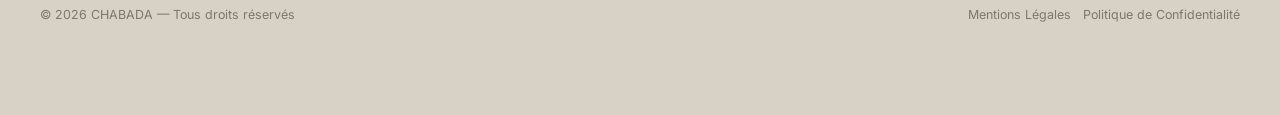
<file: contact.html>
<!DOCTYPE html>
<html lang="fr">
<head>
<meta charset="UTF-8" />
<meta name="viewport" content="width=device-width, initial-scale=1.0" />
<title>Contact — CHABADA · Lille</title>
<meta name="description" content="Contactez CHABADA — 39 Rue de Gand, Lille. Téléphone et informations pratiques." />
<link rel="preconnect" href="https://fonts.googleapis.com" />
<link rel="preconnect" href="https://fonts.gstatic.com" crossorigin />
<link href="https://fonts.googleapis.com/css2?family=Playfair+Display:wght@400;500;600;700&family=Inter:wght@400;500;600&family=Great+Vibes&display=swap" rel="stylesheet" />
<link rel="stylesheet" href="styles.css?v=legal1" />
<link rel="icon" href="favicon.png" />
</head>
<body>

<header class="nav" id="nav">
  <div class="wrap">
    <a class="brand" href="index.html"><img class="brand-badge" src="logo.png" alt="CHABADA — Les sens de la fête" /></a>
    <nav><ul class="nav-links">
      <li><a href="index.html">Accueil</a></li>
      <li><a href="carte.html">Menu</a></li>
      <li><a href="bar.html">Bar</a></li>
      <li><a href="galerie.html">Galerie</a></li>
      <li><a href="avis.html">Avis</a></li>
      <li><a href="contact.html" class="active">Contact</a></li>
    </ul></nav>
    <div class="nav-right"><a href="https://bookings.zenchef.com/results?rid=385591" class="btn btn-primary" target="_blank" rel="noopener noreferrer">Réserver</a></div>
    <button class="nav-toggle" aria-label="Menu"><span></span><span></span><span></span></button>
  </div>
</header>

<section class="wrap page-head center-head">
  <h1 class="display">Contact</h1>
  <p class="section-lead">39 Rue de Gand, au cœur du Vieux-Lille.</p>
</section>

<section class="wrap" style="padding-top:40px;padding-bottom:60px;">
  <div class="contact-grid">
    <div class="reveal">
      <div class="map-card">
        <iframe title="Localisation CHABADA" width="100%" height="260" style="border:0;filter:grayscale(.35) contrast(1.05);" loading="lazy" referrerpolicy="no-referrer-when-downgrade" allowfullscreen src="https://maps.google.com/maps?q=39+Rue+de+Gand,+59800+Lille,+France&amp;hl=fr&amp;z=16&amp;ie=UTF8&amp;iwloc=&amp;output=embed"></iframe>
      </div>
      <div class="map-meta">
        <div class="label">Localisation</div>
        <div class="addr">39 rue de Gand, Lille</div>
        <p style="color:var(--muted);margin:-8px 0 16px;">59800 Lille, France</p>
        <a href="https://share.google/hMv1XoTxmGASfq7OC" target="_blank" rel="noopener noreferrer" style="color:var(--amber);font-size:.9rem;">Ouvrir dans Google Maps</a>
      </div>
    </div>
    <div class="panel panel-2 reveal contact-direct">
      <h3>Coordonnées</h3>
      <div class="contact-line">
        <span class="label">Téléphone</span>
        <a href="tel:+33783576410">07 83 57 64 10</a>
      </div>
      <div class="contact-line">
        <span class="label">Email</span>
        <a href="mailto:contact@chabada-lille.fr">contact@chabada-lille.fr</a>
      </div>
      <div class="contact-line">
        <span class="label">Instagram</span>
        <a href="https://www.instagram.com/chabada.lille?igsh=djIyaG9nZ2I1MGZv" target="_blank" rel="noopener noreferrer">@chabada.lille</a>
      </div>
    </div>
  </div>
</section>

<section class="wrap infos" style="padding-bottom:90px;">
  <div class="info-grid" style="margin-top:0;">
    <div class="panel reveal">
      <h3>Nos Services</h3>
      <div class="services-grid">
        <ul class="info-list">
          <li><span class="ico" aria-hidden="true"></span> Terrasse</li>
          <li><span class="ico" aria-hidden="true"></span> Privatisation</li>
          <li><span class="ico" aria-hidden="true"></span> Soirées &amp; DJ sets</li>
        </ul>
        <ul class="info-list">
          <li><span class="ico" aria-hidden="true"></span> Cocktail signature</li>
          <li><span class="ico" aria-hidden="true"></span> Planches apéro</li>
          <li><span class="ico" aria-hidden="true"></span> Réservation en ligne</li>
        </ul>
      </div>
    </div>
    <div class="panel panel-2 reveal">
      <h3>Horaires</h3>
      <div class="hours-row"><span class="day">Lundi</span><span>Fermé</span></div>
      <div class="hours-row"><span class="day">Mardi</span><span>18h–23h</span></div>
      <div class="hours-row"><span class="day">Mercredi</span><span>12h–14h30 · 18h–01h</span></div>
      <div class="hours-row"><span class="day">Jeudi</span><span>12h–14h30 · 18h–02h</span></div>
      <div class="hours-row"><span class="day">Vendredi</span><span>12h–14h30 · 18h–02h</span></div>
      <div class="hours-row"><span class="day">Samedi</span><span>12h–02h</span></div>
      <div class="hours-row"><span class="day">Dimanche</span><span>12h–15h</span></div>
    </div>
  </div>
</section>

<footer class="footer">
  <div class="wrap footer-main">
    <div class="about">
      <img class="badge-sm" src="logo.png" alt="CHABADA" />
      <p>Restaurant, bar et soirées au cœur de Lille, rue de Gand.</p>
      <div class="addr">📍 39 Rue de Gand, 59800 Lille</div>
    </div>
    <div class="fcol"><h5>Explorer</h5><ul><li><a href="index.html">Accueil</a></li><li><a href="carte.html">La Carte</a></li><li><a href="bar.html">Le Bar</a></li><li><a href="galerie.html">Galerie</a></li></ul></div>
    <div class="fcol"><h5>Suivre</h5><ul>
      <li><a href="https://www.instagram.com/chabada.lille?igsh=djIyaG9nZ2I1MGZv" target="_blank" rel="noopener noreferrer">Instagram</a></li>
      <li><a href="https://share.google/hMv1XoTxmGASfq7OC" target="_blank" rel="noopener noreferrer">Google Maps</a></li>
    </ul></div>
    <div class="fcol"><h5>Réserver</h5><div class="phone"><a href="tel:+33783576410">07 83 57 64 10</a></div><div class="phone"><a href="mailto:contact@chabada-lille.fr">contact@chabada-lille.fr</a></div><a href="https://bookings.zenchef.com/results?rid=385591" class="btn btn-ghost" target="_blank" rel="noopener noreferrer">Réserver en ligne</a></div>
  </div>
  <div class="wrap footer-alcohol">L’abus d’alcool est dangereux pour la santé, à consommer avec modération.</div>
  <div class="wrap footer-bottom">
    <span>© 2026 CHABADA — Tous droits réservés</span>
    <span><a href="mentions-legales.html">Mentions Légales</a> &nbsp; <a href="mentions-legales.html#donnees-personnelles">Politique de Confidentialité</a></span>
  </div>
</footer>

<script src="script.js"></script>
<div class="zc-widget-config" data-restaurant="385591" data-lang="fr" data-position="right" data-hide-default-button="true" data-auto-open="false" data-open-delay="0" aria-hidden="true"></div>
<div class="zenchef-reserve-anchor">
  <a class="zenchef-fab zenchef-fab--fixed" href="#" role="button" aria-label="Réserver une table — cliquer pour ouvrir">
    <span class="zenchef-fab__text">Réserver une table</span>
    <span class="zenchef-fab__divider" aria-hidden="true"></span>
    <span class="zenchef-fab__icon" aria-hidden="true">Z</span>
  </a>
</div>
<script src="js/zenchef-reserve.js"></script>
</body>
</html>
</file>
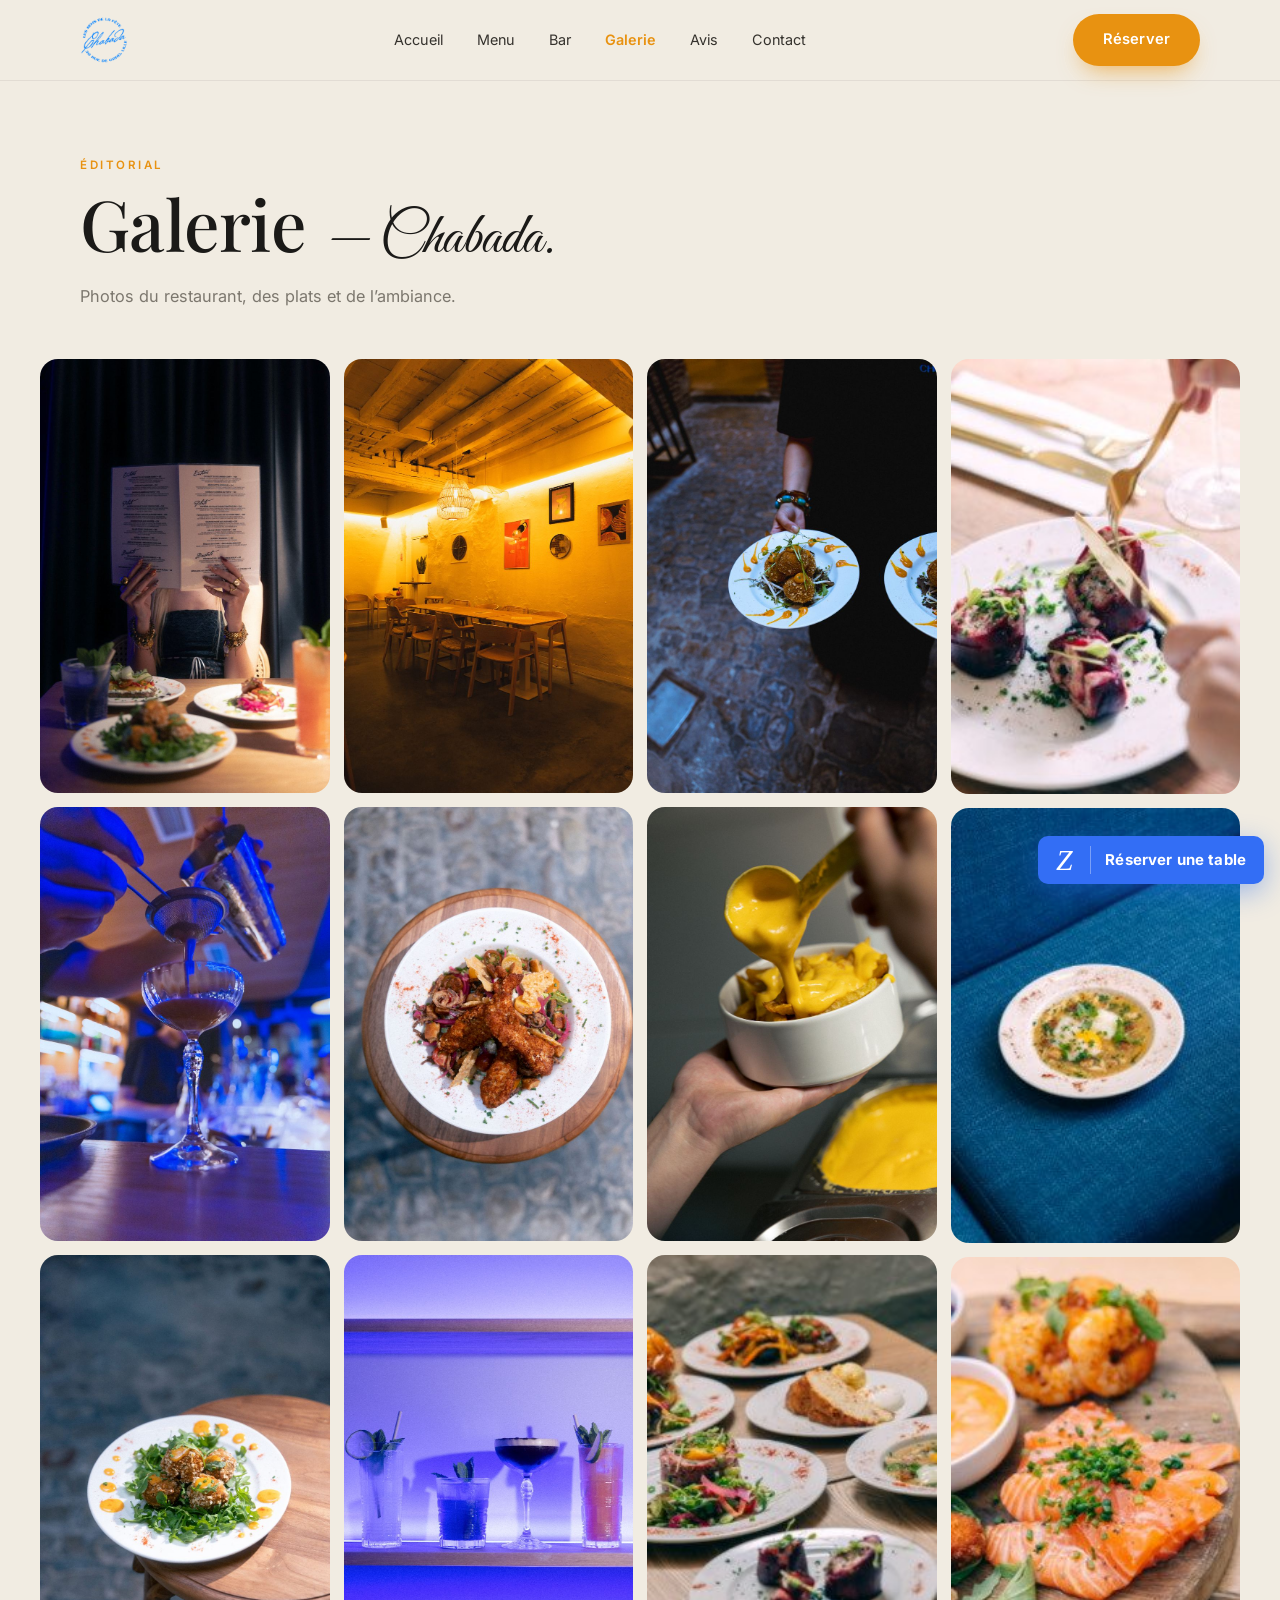
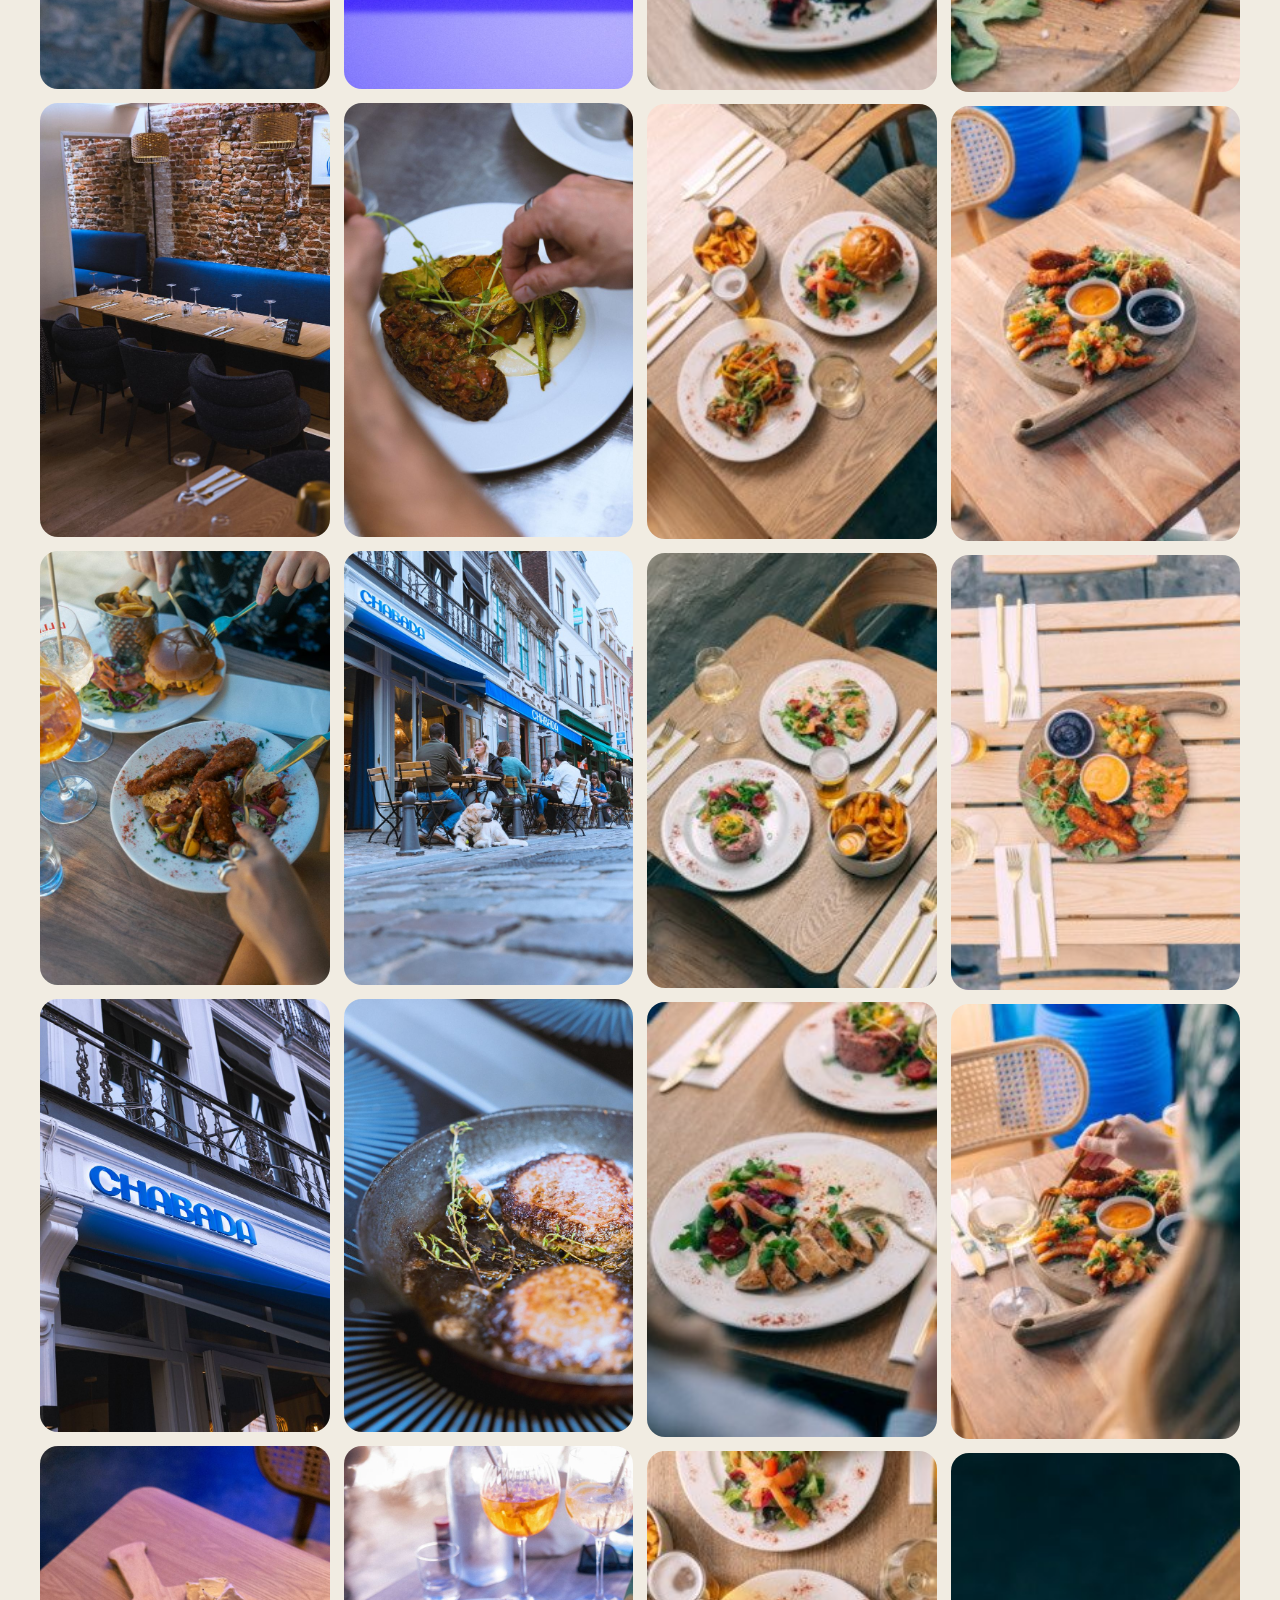
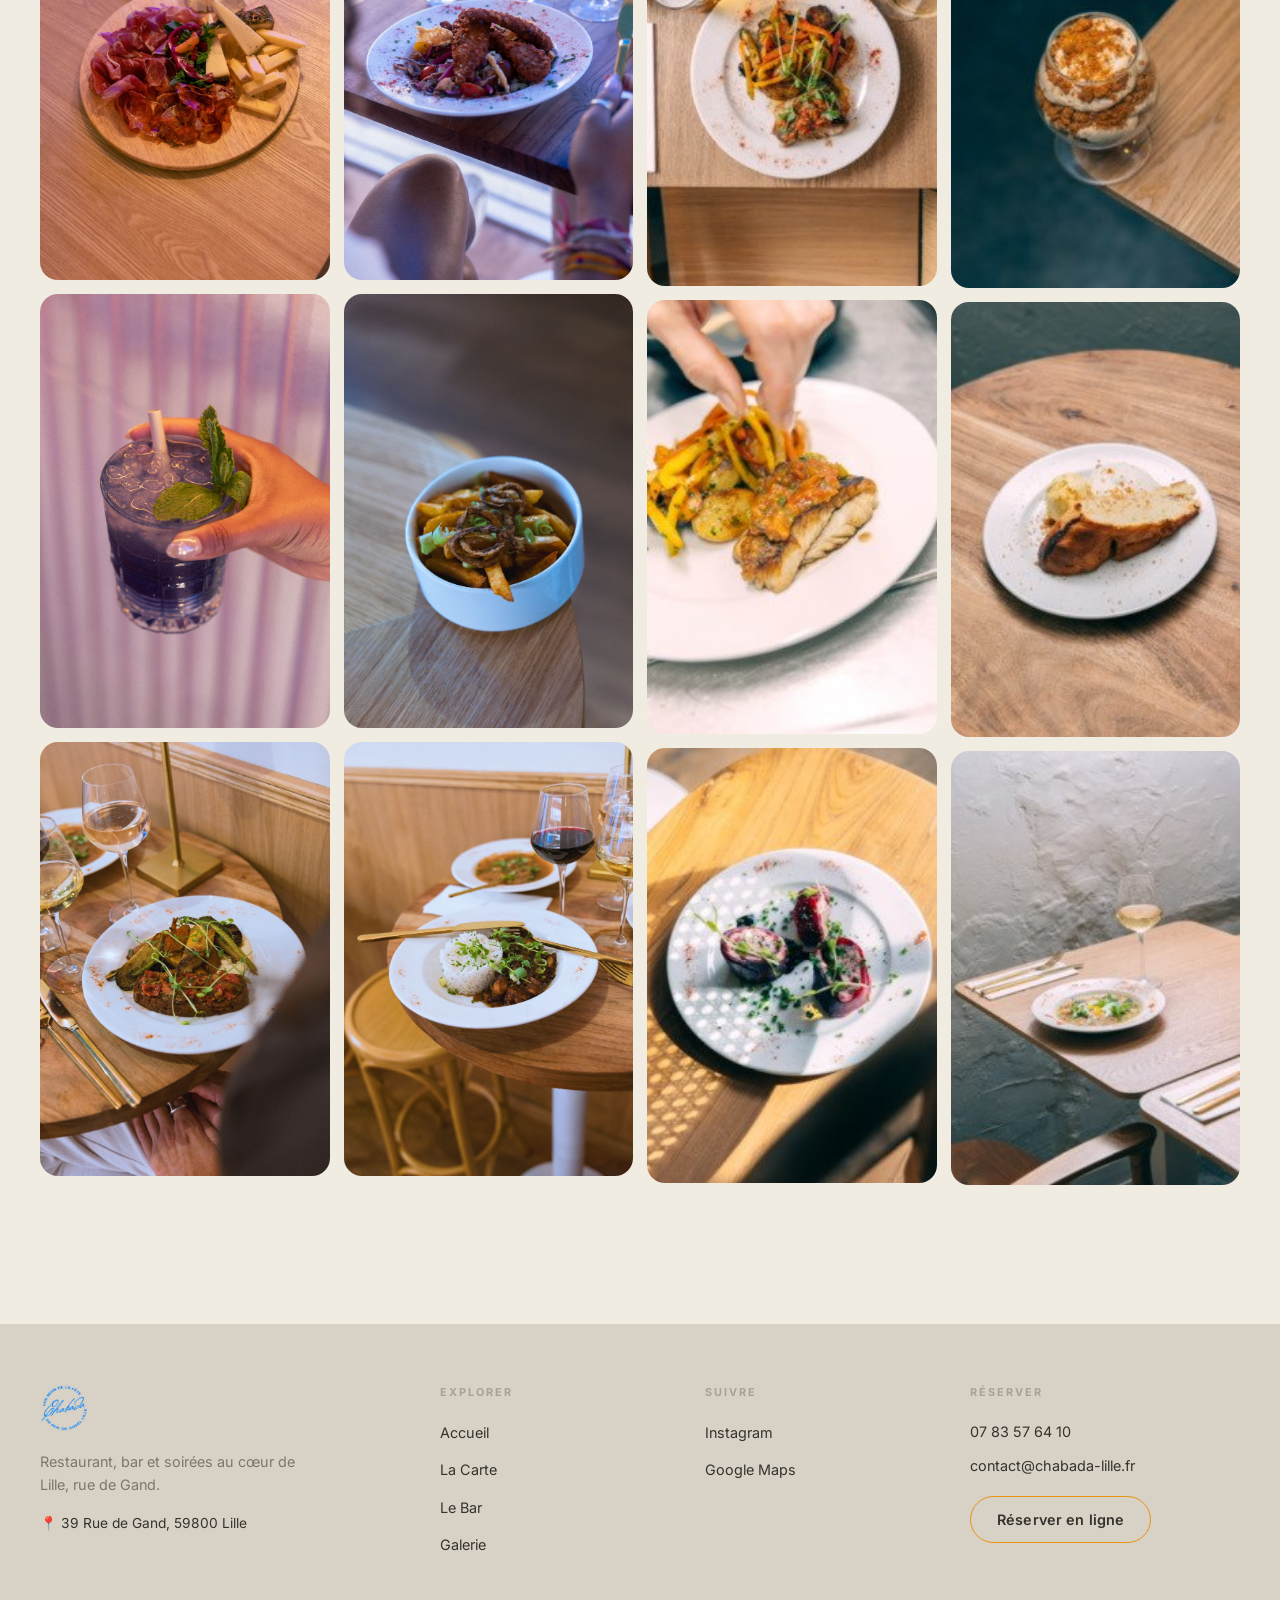
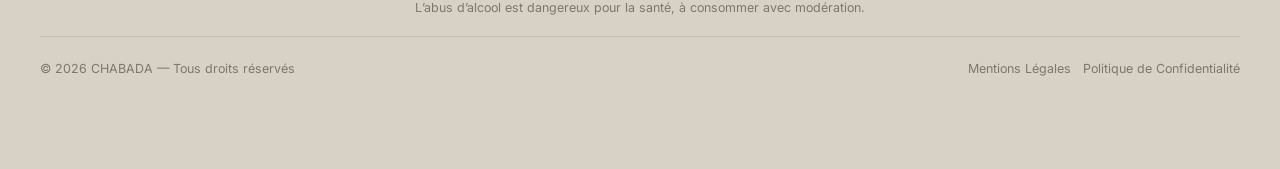
<file: galerie.html>
<!DOCTYPE html>
<html lang="fr">
<head>
<meta charset="UTF-8" />
<meta name="viewport" content="width=device-width, initial-scale=1.0" />
<title>Galerie — CHABADA · Lille</title>
<meta name="description" content="Galerie CHABADA — photos du restaurant, des plats et de l’ambiance à Lille." />
<link rel="preconnect" href="https://fonts.googleapis.com" />
<link rel="preconnect" href="https://fonts.gstatic.com" crossorigin />
<link href="https://fonts.googleapis.com/css2?family=Playfair+Display:wght@400;500;600;700&family=Inter:wght@400;500;600&family=Great+Vibes&display=swap" rel="stylesheet" />
<link rel="stylesheet" href="styles.css?v=legal1" />
<link rel="icon" href="favicon.png" />
</head>
<body>

<header class="nav" id="nav">
  <div class="wrap">
    <a class="brand" href="index.html"><img class="brand-badge" src="logo.png" alt="CHABADA — Les sens de la fête" /></a>
    <nav><ul class="nav-links">
      <li><a href="index.html">Accueil</a></li>
      <li><a href="carte.html">Menu</a></li>
      <li><a href="bar.html">Bar</a></li>
      <li><a href="galerie.html" class="active">Galerie</a></li>
      <li><a href="avis.html">Avis</a></li>
      <li><a href="contact.html">Contact</a></li>
    </ul></nav>
    <div class="nav-right"><a href="https://bookings.zenchef.com/results?rid=385591" class="btn btn-primary" target="_blank" rel="noopener noreferrer">Réserver</a></div>
    <button class="nav-toggle" aria-label="Menu"><span></span><span></span><span></span></button>
  </div>
</header>

<section class="wrap page-head">
  <span class="eyebrow">Éditorial</span>
  <h1 class="display" style="margin-top:10px;">Galerie <span class="script">— Chabada.</span></h1>
  <p class="section-lead">Photos du restaurant, des plats et de l’ambiance.</p>
</section>

<section class="wrap section" style="padding-top:40px;">
  <div class="gallery reveal">
    <figure><img src="images/menu-soiree.jpg" alt="Soirée au Chabada" loading="lazy"></figure>
    <figure><img src="images/bartender.jpg" alt="Cocktail préparé au bar" loading="lazy"></figure>
    <figure><img src="images/croquettes.jpg" alt="Croquettes de canard confit" loading="lazy"></figure>
    <figure><img src="images/salle-bleue.jpg" alt="Salle aux banquettes bleues" loading="lazy"></figure>
    <figure><img src="images/table-burger.jpg" alt="Table partagée" loading="lazy"></figure>
    <figure><img src="images/facade.jpg" alt="Façade du Chabada, rue de Gand" loading="lazy"></figure>
    <figure><img src="images/planche.jpg" alt="Planche de charcuterie et fromages" loading="lazy"></figure>
    <figure><img src="images/cocktail-violet.jpg" alt="Cocktail violet" loading="lazy"></figure>
    <figure><img src="images/plat-legumes.jpg" alt="Plat du jour" loading="lazy"></figure>
    <figure><img src="images/salle-voutee.jpg" alt="Salle aux lumières dorées" loading="lazy"></figure>
    <figure><img src="images/plat-poulet.jpg" alt="Poulet croustillant" loading="lazy"></figure>
    <figure><img src="images/bar-cocktails.jpg" alt="Cocktails signature" loading="lazy"></figure>
    <figure><img src="images/dressage.jpg" alt="Dressage en cuisine" loading="lazy"></figure>
    <figure><img src="images/terrasse.jpg" alt="Terrasse rue de Gand" loading="lazy"></figure>
    <figure><img src="images/poele.jpg" alt="En cuisine" loading="lazy"></figure>
    <figure><img src="images/poulet-spritz.jpg" alt="Déjeuner et spritz" loading="lazy"></figure>
    <figure><img src="images/frites.jpg" alt="Frites maison" loading="lazy"></figure>
    <figure><img src="images/vin-rouge.jpg" alt="Verre de vin rouge" loading="lazy"></figure>
    <figure><img src="images/service-rue.jpg" alt="Service en terrasse" loading="lazy"></figure>
    <figure><img src="images/gratin.jpg" alt="Gratin maison" loading="lazy"></figure>
    <figure><img src="images/table-assiettes.jpg" alt="Assortiment de plats CHABADA" loading="lazy"></figure>
    <figure><img src="images/burger-frites.jpg" alt="Burger CHABADA et frites" loading="lazy"></figure>
    <figure><img src="images/tartare-boeuf.jpg" alt="Tartare de bœuf" loading="lazy"></figure>
    <figure><img src="images/poulet-salade.jpg" alt="Poulet et salade" loading="lazy"></figure>
    <figure><img src="images/peche-legumes.jpg" alt="Pêche du jour et légumes" loading="lazy"></figure>
    <figure><img src="images/peche-cuisine.jpg" alt="Dressage de la pêche du jour" loading="lazy"></figure>
    <figure><img src="images/roule-betteraves.jpg" alt="Roulé de betteraves chèvre miel" loading="lazy"></figure>
    <figure><img src="images/roule-betteraves-coupe.jpg" alt="Roulé de betteraves" loading="lazy"></figure>
    <figure><img src="images/oeuf-meurette.jpg" alt="Œuf parfait façon meurette" loading="lazy"></figure>
    <figure><img src="images/saumon-crevettes.jpg" alt="Saumon et crevettes" loading="lazy"></figure>
    <figure><img src="images/planche-partage.jpg" alt="Planche à partager" loading="lazy"></figure>
    <figure><img src="images/planche-terrasse.jpg" alt="Planche en terrasse" loading="lazy"></figure>
    <figure><img src="images/planche-apero.jpg" alt="Apéritif autour d'une planche" loading="lazy"></figure>
    <figure><img src="images/mousse-speculoos.jpg" alt="Mousse spéculoos" loading="lazy"></figure>
    <figure><img src="images/dessert-glace.jpg" alt="Dessert et glace" loading="lazy"></figure>
    <figure><img src="images/bol-oeuf-vin.jpg" alt="Bol et verre de vin" loading="lazy"></figure>
  </div>
</section>

<footer class="footer">
  <div class="wrap footer-main">
    <div class="about">
      <img class="badge-sm" src="logo.png" alt="CHABADA" />
      <p>Restaurant, bar et soirées au cœur de Lille, rue de Gand.</p>
      <div class="addr">📍 39 Rue de Gand, 59800 Lille</div>
    </div>
    <div class="fcol"><h5>Explorer</h5><ul><li><a href="index.html">Accueil</a></li><li><a href="carte.html">La Carte</a></li><li><a href="bar.html">Le Bar</a></li><li><a href="galerie.html">Galerie</a></li></ul></div>
    <div class="fcol"><h5>Suivre</h5><ul>
      <li><a href="https://www.instagram.com/chabada.lille?igsh=djIyaG9nZ2I1MGZv" target="_blank" rel="noopener noreferrer">Instagram</a></li>
      <li><a href="https://share.google/hMv1XoTxmGASfq7OC" target="_blank" rel="noopener noreferrer">Google Maps</a></li>
    </ul></div>
    <div class="fcol"><h5>Réserver</h5><div class="phone"><a href="tel:+33783576410">07 83 57 64 10</a></div><div class="phone"><a href="mailto:contact@chabada-lille.fr">contact@chabada-lille.fr</a></div><a href="https://bookings.zenchef.com/results?rid=385591" class="btn btn-ghost" target="_blank" rel="noopener noreferrer">Réserver en ligne</a></div>
  </div>
  <div class="wrap footer-alcohol">L’abus d’alcool est dangereux pour la santé, à consommer avec modération.</div>
  <div class="wrap footer-bottom">
    <span>© 2026 CHABADA — Tous droits réservés</span>
    <span><a href="mentions-legales.html">Mentions Légales</a> &nbsp; <a href="mentions-legales.html#donnees-personnelles">Politique de Confidentialité</a></span>
  </div>
</footer>

<script src="script.js"></script>
<div class="zc-widget-config" data-restaurant="385591" data-lang="fr" data-position="right" data-hide-default-button="true" data-auto-open="false" data-open-delay="0" aria-hidden="true"></div>
<div class="zenchef-reserve-anchor">
  <a class="zenchef-fab zenchef-fab--fixed" href="#" role="button" aria-label="Réserver une table — cliquer pour ouvrir">
    <span class="zenchef-fab__text">Réserver une table</span>
    <span class="zenchef-fab__divider" aria-hidden="true"></span>
    <span class="zenchef-fab__icon" aria-hidden="true">Z</span>
  </a>
</div>
<script src="js/zenchef-reserve.js"></script>
</body>
</html>
</file>
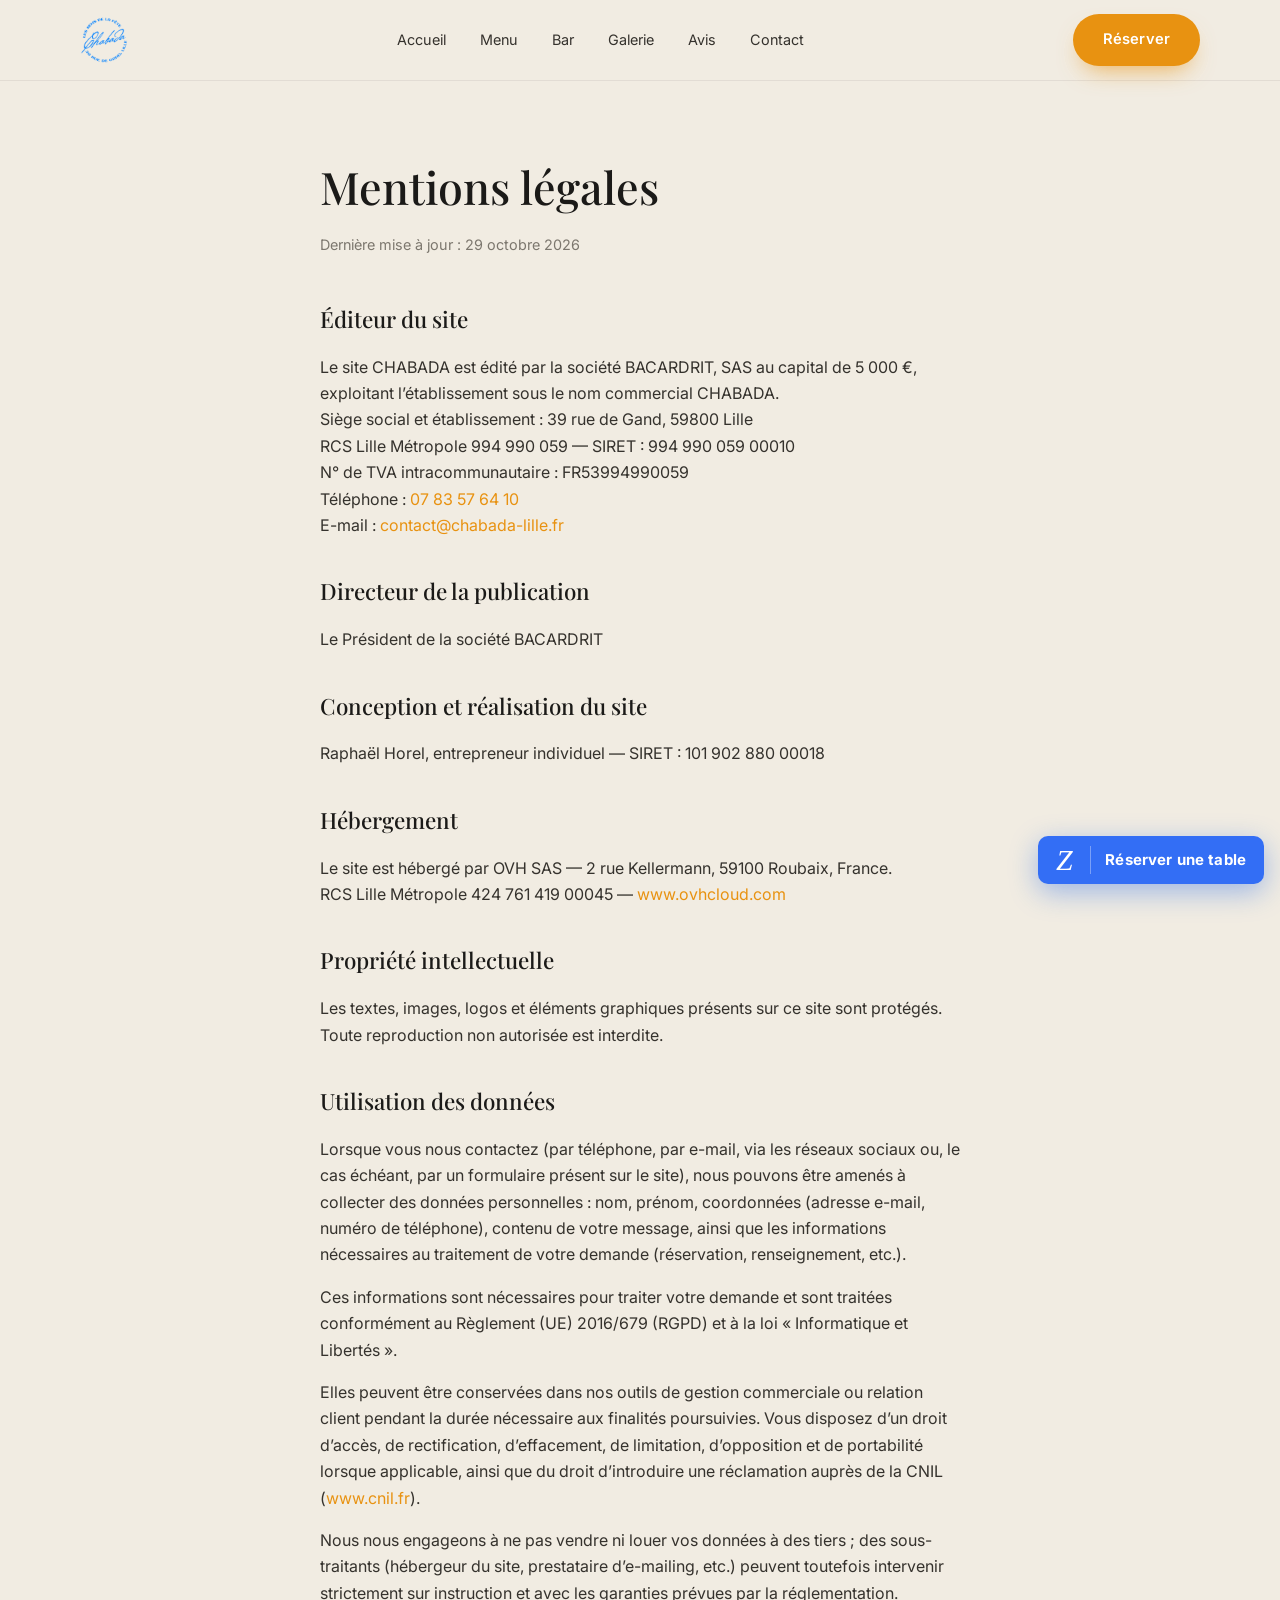
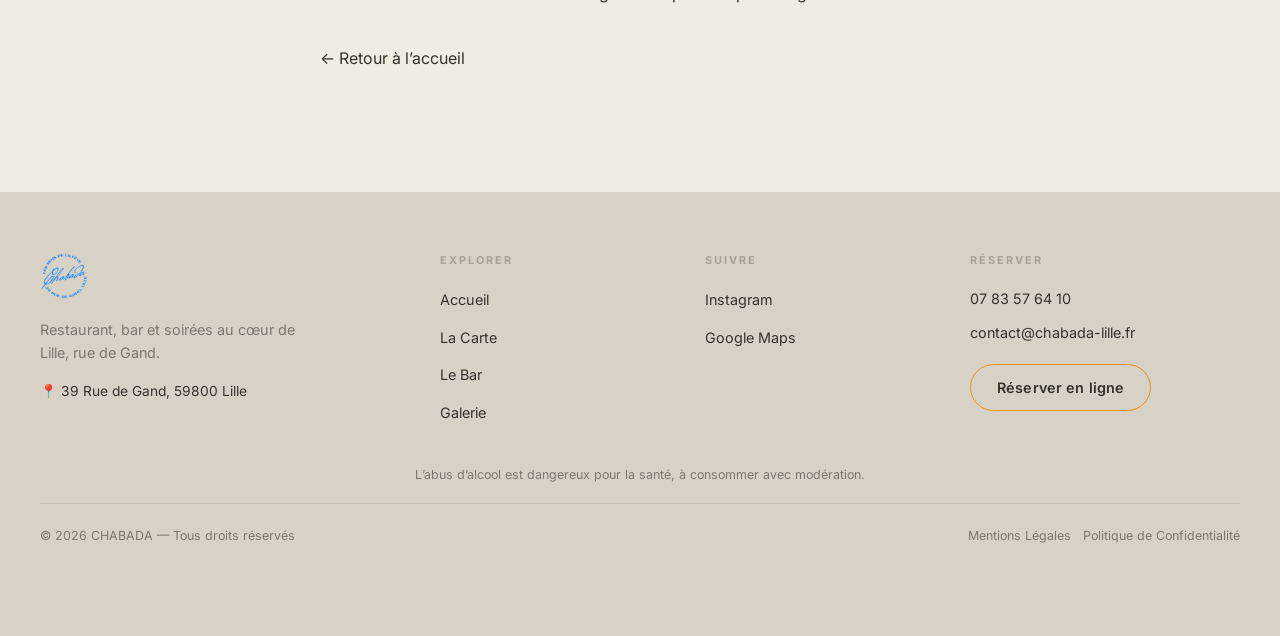
<file: mentions-legales.html>
<!DOCTYPE html>
<html lang="fr">
<head>
<meta charset="UTF-8" />
<meta name="viewport" content="width=device-width, initial-scale=1.0" />
<title>Mentions légales — CHABADA</title>
<meta name="description" content="Mentions légales et politique de confidentialité du restaurant CHABADA à Lille." />
<link rel="preconnect" href="https://fonts.googleapis.com" />
<link rel="preconnect" href="https://fonts.gstatic.com" crossorigin />
<link href="https://fonts.googleapis.com/css2?family=Playfair+Display:wght@400;500;600;700&family=Inter:wght@400;500;600&family=Great+Vibes&display=swap" rel="stylesheet" />
<link rel="stylesheet" href="styles.css?v=legal1" />
<link rel="icon" href="favicon.png" />
</head>
<body>

<header class="nav" id="nav">
  <div class="wrap">
    <a class="brand" href="index.html"><img class="brand-badge" src="logo.png" alt="CHABADA — Les sens de la fête" /></a>
    <nav><ul class="nav-links">
      <li><a href="index.html">Accueil</a></li>
      <li><a href="carte.html">Menu</a></li>
      <li><a href="bar.html">Bar</a></li>
      <li><a href="galerie.html">Galerie</a></li>
      <li><a href="avis.html">Avis</a></li>
      <li><a href="contact.html">Contact</a></li>
    </ul></nav>
    <div class="nav-right"><a href="https://bookings.zenchef.com/results?rid=385591" class="btn btn-primary" target="_blank" rel="noopener noreferrer">Réserver</a></div>
    <button class="nav-toggle" aria-label="Menu"><span></span><span></span><span></span></button>
  </div>
</header>

<main class="wrap legal-doc">
  <section class="page-head">
    <h1 class="legal-doc-title">Mentions légales</h1>
    <p class="legal-doc-updated">Dernière mise à jour : 29 octobre 2026</p>
  </section>

  <section class="legal-section">
    <h2>Éditeur du site</h2>
    <p>
      Le site CHABADA est édité par la société BACARDRIT, SAS au capital de 5 000 €, exploitant l’établissement sous le nom commercial CHABADA.<br>
      Siège social et établissement : 39 rue de Gand, 59800 Lille<br>
      RCS Lille Métropole 994 990 059 — SIRET : 994 990 059 00010<br>
      N° de TVA intracommunautaire : FR53994990059<br>
      Téléphone : <a href="tel:+33783576410">07 83 57 64 10</a><br>
      E-mail : <a href="mailto:contact@chabada-lille.fr">contact@chabada-lille.fr</a>
    </p>
  </section>

  <section class="legal-section" style="margin-top:36px;">
    <h2>Directeur de la publication</h2>
    <p>Le Président de la société BACARDRIT</p>
  </section>

  <section class="legal-section" style="margin-top:36px;">
    <h2>Conception et réalisation du site</h2>
    <p>Raphaël Horel, entrepreneur individuel — SIRET : 101 902 880 00018</p>
  </section>

  <section class="legal-section" style="margin-top:36px;">
    <h2>Hébergement</h2>
    <p>
      Le site est hébergé par OVH SAS — 2 rue Kellermann, 59100 Roubaix, France.<br>
      RCS Lille Métropole 424 761 419 00045 — <a href="https://www.ovhcloud.com" target="_blank" rel="noopener noreferrer">www.ovhcloud.com</a>
    </p>
  </section>

  <section class="legal-section" style="margin-top:36px;">
    <h2>Propriété intellectuelle</h2>
    <p>
      Les textes, images, logos et éléments graphiques présents sur ce site sont protégés. Toute reproduction non autorisée est interdite.
    </p>
  </section>

  <section class="legal-section" id="donnees-personnelles" style="margin-top:36px;">
    <h2>Utilisation des données</h2>
    <p>
      Lorsque vous nous contactez (par téléphone, par e-mail, via les réseaux sociaux ou, le cas échéant, par un formulaire présent sur le site), nous pouvons être amenés à collecter des données personnelles : nom, prénom, coordonnées (adresse e-mail, numéro de téléphone), contenu de votre message, ainsi que les informations nécessaires au traitement de votre demande (réservation, renseignement, etc.).
    </p>
    <p>
      Ces informations sont nécessaires pour traiter votre demande et sont traitées conformément au Règlement (UE) 2016/679 (RGPD) et à la loi « Informatique et Libertés ».
    </p>
    <p>
      Elles peuvent être conservées dans nos outils de gestion commerciale ou relation client pendant la durée nécessaire aux finalités poursuivies. Vous disposez d’un droit d’accès, de rectification, d’effacement, de limitation, d’opposition et de portabilité lorsque applicable, ainsi que du droit d’introduire une réclamation auprès de la CNIL (<a href="https://www.cnil.fr" target="_blank" rel="noopener noreferrer">www.cnil.fr</a>).
    </p>
    <p>
      Nous nous engageons à ne pas vendre ni louer vos données à des tiers ; des sous-traitants (hébergeur du site, prestataire d’e-mailing, etc.) peuvent toutefois intervenir strictement sur instruction et avec les garanties prévues par la réglementation.
    </p>
  </section>

  <p class="legal-doc-back"><a href="index.html">← Retour à l’accueil</a></p>
</main>

<footer class="footer">
  <div class="wrap footer-main">
    <div class="about">
      <img class="badge-sm" src="logo.png" alt="CHABADA" />
      <p>Restaurant, bar et soirées au cœur de Lille, rue de Gand.</p>
      <div class="addr">📍 39 Rue de Gand, 59800 Lille</div>
    </div>
    <div class="fcol"><h5>Explorer</h5><ul><li><a href="index.html">Accueil</a></li><li><a href="carte.html">La Carte</a></li><li><a href="bar.html">Le Bar</a></li><li><a href="galerie.html">Galerie</a></li></ul></div>
    <div class="fcol"><h5>Suivre</h5><ul>
      <li><a href="https://www.instagram.com/chabada.lille?igsh=djIyaG9nZ2I1MGZv" target="_blank" rel="noopener noreferrer">Instagram</a></li>
      <li><a href="https://share.google/hMv1XoTxmGASfq7OC" target="_blank" rel="noopener noreferrer">Google Maps</a></li>
    </ul></div>
    <div class="fcol"><h5>Réserver</h5><div class="phone"><a href="tel:+33783576410">07 83 57 64 10</a></div><div class="phone"><a href="mailto:contact@chabada-lille.fr">contact@chabada-lille.fr</a></div><a href="https://bookings.zenchef.com/results?rid=385591" class="btn btn-ghost" target="_blank" rel="noopener noreferrer">Réserver en ligne</a></div>
  </div>
  <div class="wrap footer-alcohol">L’abus d’alcool est dangereux pour la santé, à consommer avec modération.</div>
  <div class="wrap footer-bottom">
    <span>© 2026 CHABADA — Tous droits réservés</span>
    <span><a href="mentions-legales.html">Mentions Légales</a> &nbsp; <a href="mentions-legales.html#donnees-personnelles">Politique de Confidentialité</a></span>
  </div>
</footer>

<script src="script.js"></script>
<div class="zc-widget-config" data-restaurant="385591" data-lang="fr" data-position="right" data-hide-default-button="true" data-auto-open="false" data-open-delay="0" aria-hidden="true"></div>
<div class="zenchef-reserve-anchor">
  <a class="zenchef-fab zenchef-fab--fixed" href="#" role="button" aria-label="Réserver une table — cliquer pour ouvrir">
    <span class="zenchef-fab__text">Réserver une table</span>
    <span class="zenchef-fab__divider" aria-hidden="true"></span>
    <span class="zenchef-fab__icon" aria-hidden="true">Z</span>
  </a>
</div>
<script src="js/zenchef-reserve.js"></script>
</body>
</html>
</file>
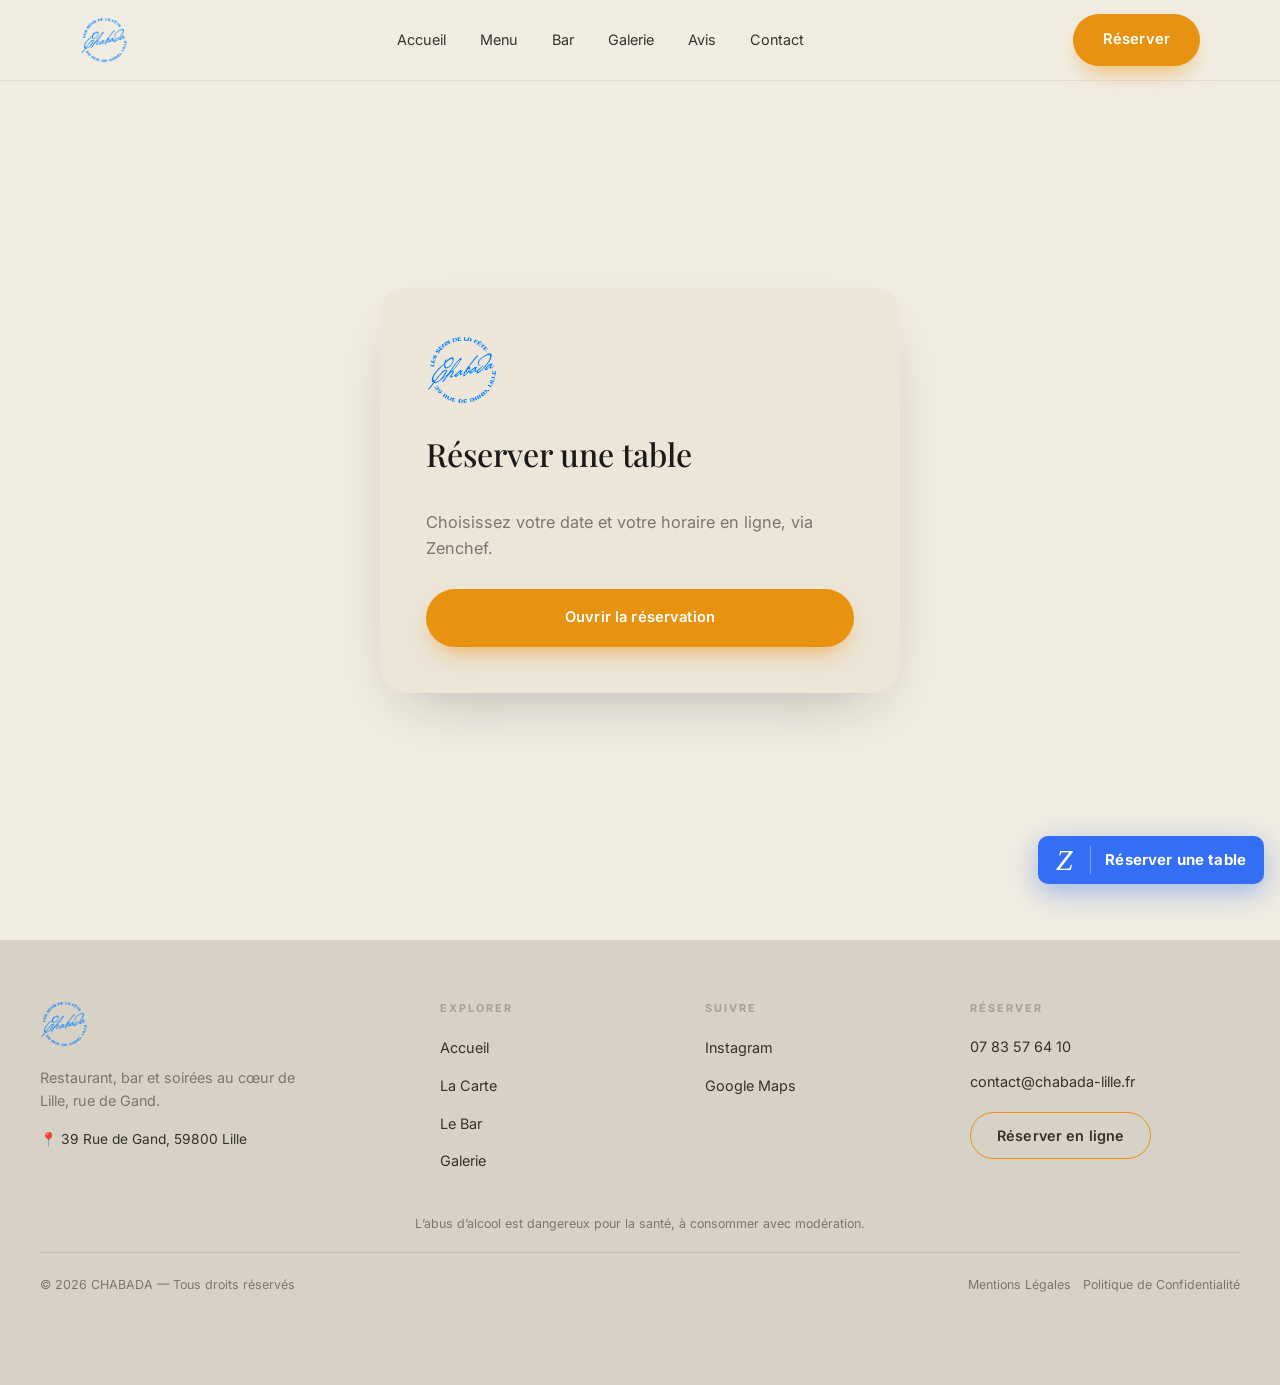
<file: reserver.html>
<!DOCTYPE html>
<html lang="fr">
<head>
<meta charset="UTF-8" />
<meta name="viewport" content="width=device-width, initial-scale=1.0" />
<title>Réserver — CHABADA · Lille</title>
<meta name="description" content="Réservez votre table au CHABADA, Lille, via Zenchef." />
<link rel="preconnect" href="https://fonts.googleapis.com" />
<link rel="preconnect" href="https://fonts.gstatic.com" crossorigin />
<link href="https://fonts.googleapis.com/css2?family=Playfair+Display:wght@400;500;600;700&family=Inter:wght@400;500;600&family=Great+Vibes&display=swap" rel="stylesheet" />
<link rel="stylesheet" href="styles.css?v=legal1" />
<link rel="icon" href="favicon.png" />
</head>
<body>

<header class="nav" id="nav">
  <div class="wrap">
    <a class="brand" href="index.html"><img class="brand-badge" src="logo.png" alt="CHABADA — Les sens de la fête" /></a>
    <nav><ul class="nav-links">
      <li><a href="index.html">Accueil</a></li>
      <li><a href="carte.html">Menu</a></li>
      <li><a href="bar.html">Bar</a></li>
      <li><a href="galerie.html">Galerie</a></li>
      <li><a href="avis.html">Avis</a></li>
      <li><a href="contact.html">Contact</a></li>
    </ul></nav>
    <div class="nav-right"><a href="https://bookings.zenchef.com/results?rid=385591" class="btn btn-primary" target="_blank" rel="noopener noreferrer">Réserver</a></div>
    <button class="nav-toggle" aria-label="Menu"><span></span><span></span><span></span></button>
  </div>
</header>

<section class="wrap reserve-wrap">
  <div class="reserve-card reveal in">
    <img class="badge-lg" src="logo.png" alt="CHABADA" />
    <h2>Réserver une table</h2>
    <p class="section-lead" style="margin:0 0 28px;">Choisissez votre date et votre horaire en ligne, via Zenchef.</p>
    <a class="btn btn-primary btn-block btn-lg" href="https://bookings.zenchef.com/results?rid=385591" target="_blank" rel="noopener noreferrer">Ouvrir la réservation</a>
  </div>
</section>

<footer class="footer">
  <div class="wrap footer-main">
    <div class="about">
      <img class="badge-sm" src="logo.png" alt="CHABADA" />
      <p>Restaurant, bar et soirées au cœur de Lille, rue de Gand.</p>
      <div class="addr">📍 39 Rue de Gand, 59800 Lille</div>
    </div>
    <div class="fcol"><h5>Explorer</h5><ul><li><a href="index.html">Accueil</a></li><li><a href="carte.html">La Carte</a></li><li><a href="bar.html">Le Bar</a></li><li><a href="galerie.html">Galerie</a></li></ul></div>
    <div class="fcol"><h5>Suivre</h5><ul>
      <li><a href="https://www.instagram.com/chabada.lille?igsh=djIyaG9nZ2I1MGZv" target="_blank" rel="noopener noreferrer">Instagram</a></li>
      <li><a href="https://share.google/hMv1XoTxmGASfq7OC" target="_blank" rel="noopener noreferrer">Google Maps</a></li>
    </ul></div>
    <div class="fcol"><h5>Réserver</h5><div class="phone"><a href="tel:+33783576410">07 83 57 64 10</a></div><div class="phone"><a href="mailto:contact@chabada-lille.fr">contact@chabada-lille.fr</a></div><a href="https://bookings.zenchef.com/results?rid=385591" class="btn btn-ghost" target="_blank" rel="noopener noreferrer">Réserver en ligne</a></div>
  </div>
  <div class="wrap footer-alcohol">L’abus d’alcool est dangereux pour la santé, à consommer avec modération.</div>
  <div class="wrap footer-bottom">
    <span>© 2026 CHABADA — Tous droits réservés</span>
    <span><a href="mentions-legales.html">Mentions Légales</a> &nbsp; <a href="mentions-legales.html#donnees-personnelles">Politique de Confidentialité</a></span>
  </div>
</footer>

<script src="script.js"></script>
<div class="zc-widget-config" data-restaurant="385591" data-lang="fr" data-position="right" data-hide-default-button="true" data-auto-open="false" data-open-delay="0" aria-hidden="true"></div>
<div class="zenchef-reserve-anchor">
  <a class="zenchef-fab zenchef-fab--fixed" href="#" role="button" aria-label="Réserver une table — cliquer pour ouvrir">
    <span class="zenchef-fab__text">Réserver une table</span>
    <span class="zenchef-fab__divider" aria-hidden="true"></span>
    <span class="zenchef-fab__icon" aria-hidden="true">Z</span>
  </a>
</div>
<script src="js/zenchef-reserve.js"></script>
</body>
</html>
</file>
<file: styles.css>
/* ============================================================
   CHABADA — Restaurant, Lille
   Design system extracted from Figma
   ============================================================ */

:root {
  --cream:        #F1ECE2;
  --cream-2:      #ECE5D8;
  --card:         #DEE4EC;
  --card-2:       #E4E9F0;
  --ink:          #1B1A18;
  --ink-soft:     #35322D;
  --muted:        #7C776E;
  --muted-2:      #A7A196;
  --amber:        #E89211;
  --amber-hover:  #CE7E07;
  --footer:       #D8D2C6;
  --line:         rgba(27, 26, 24, 0.12);
  --line-soft:    rgba(27, 26, 24, 0.07);
  --radius:       18px;
  --radius-lg:    26px;
  --maxw:         1200px;
  --nav-h:        81px;
  --shadow:       0 24px 60px -30px rgba(27, 26, 24, 0.35);

  --font-serif: "Playfair Display", Georgia, "Times New Roman", serif;
  --font-sans:  "Inter", -apple-system, BlinkMacSystemFont, "Segoe UI", sans-serif;
  --font-script:"Great Vibes", cursive;
}

* { box-sizing: border-box; margin: 0; padding: 0; }

html { scroll-behavior: smooth; }

body {
  font-family: var(--font-sans);
  background: var(--cream);
  color: var(--ink);
  line-height: 1.6;
  -webkit-font-smoothing: antialiased;
  text-rendering: optimizeLegibility;
  overflow-x: hidden;
}

img { max-width: 100%; display: block; }
a { color: inherit; text-decoration: none; }
button { font-family: inherit; cursor: pointer; }

.wrap { width: 100%; max-width: var(--maxw); margin: 0 auto; padding: 0 40px; }

/* ---------- Typography ---------- */
.display {
  font-family: var(--font-serif);
  font-weight: 500;
  line-height: 1.05;
  letter-spacing: -0.01em;
  color: var(--ink);
}
h1.display { font-size: clamp(2.6rem, 6vw, 4.4rem); }
h2.display { font-size: clamp(2rem, 4vw, 2.9rem); }

.script { font-family: var(--font-script); font-weight: 400; }

.eyebrow {
  font-size: 0.72rem;
  letter-spacing: 0.22em;
  text-transform: uppercase;
  color: var(--amber);
  font-weight: 600;
}
.section-lead {
  color: var(--muted);
  max-width: 560px;
  font-size: 1.02rem;
  margin-top: 14px;
}

/* ---------- Buttons ---------- */
.btn {
  display: inline-flex;
  align-items: center;
  gap: 10px;
  border: none;
  border-radius: 999px;
  padding: 14px 30px;
  font-size: 0.92rem;
  font-weight: 600;
  letter-spacing: 0.01em;
  transition: transform .18s ease, background .18s ease, box-shadow .18s ease;
}
.btn-primary { background: var(--amber); color: #fff; box-shadow: 0 12px 24px -10px rgba(232,146,17,.7); }
.btn-primary:hover { background: var(--amber-hover); transform: translateY(-2px); }
.btn-ghost { background: transparent; border: 1.5px solid var(--amber); color: var(--amber); padding: 11px 26px; }
.btn-ghost:hover { background: var(--amber); color: #fff; }
.btn-block { width: 100%; justify-content: center; }
.btn-lg { padding: 17px 40px; }

/* ---------- Top navigation ---------- */
.nav {
  position: sticky;
  top: 0;
  z-index: 50;
  height: var(--nav-h);
  display: flex;
  align-items: center;
  background: rgba(241, 236, 226, 0.82);
  backdrop-filter: blur(14px);
  border-bottom: 1px solid var(--line-soft);
}
.nav .wrap { display: flex; align-items: center; justify-content: space-between; }
.brand { display: flex; align-items: center; gap: 12px; }
.brand-badge { width: 48px; height: 48px; object-fit: contain; display: block; }
.nav-links { display: flex; gap: 34px; list-style: none; }
.nav-links a {
  font-size: 0.9rem;
  color: var(--ink-soft);
  position: relative;
  padding: 4px 0;
  transition: color .15s ease;
}
.nav-links a:hover { color: var(--ink); }
.nav-links a.active { color: var(--amber); font-weight: 600; }
.nav-right { display: flex; align-items: center; gap: 22px; }
.nav-toggle { display: none; background: none; border: none; }
.nav-toggle span { display: block; width: 24px; height: 2px; background: var(--ink); margin: 5px 0; transition: .25s; }

/* ---------- Hero (home) ---------- */
.hero {
  position: relative;
  min-height: 540px;
  border-radius: 0;
  overflow: hidden;
  display: flex;
  align-items: center;
  justify-content: center;
  text-align: center;
  color: #fff;
  margin-top: 24px;
}
.hero-media { position: absolute; inset: 0; }
.hero-media img { width: 100%; height: 100%; object-fit: cover; }
.hero-media::after {
  content: "";
  position: absolute; inset: 0;
  background: rgba(10,8,6,.55);
}
.hero-inner { position: relative; z-index: 2; padding: 40px 24px; }
.hero .eyebrow { color: #f0c987; }
.hero h1 { color: #fff; margin: 6px 0 30px; }
.hero .script-mark { font-family: var(--font-script); font-size: 2.6rem; color: #f0c987; display: block; line-height: 1.1; }
.rounded-section { border-radius: var(--radius-lg); overflow: hidden; }

/* generic section spacing */
.section { padding: 90px 0; }
.section-head { margin-bottom: 46px; }
.section-head.center { text-align: center; }
.section-head.center .section-lead { margin-left: auto; margin-right: auto; }

/* ---------- Panels / cards ---------- */
.panel {
  background: var(--card);
  border-radius: var(--radius);
  padding: 36px;
}
.panel-2 { background: var(--card-2); }

/* Infos pratiques */
.infos .section-head { margin-bottom: 30px; }
.infos .info-grid { max-width: 920px; margin: 0 auto; gap: 18px; }
.infos .panel { padding: 28px 30px; }
.infos .panel h3 { font-size: 1.25rem; margin-bottom: 18px; }
.infos .info-list { gap: 12px; }
.panel:has(.services-grid) { display: flex; flex-direction: column; }
.services-grid { flex: 1; display: grid; grid-template-columns: 1fr 1fr; gap: 16px; }
.services-grid .info-list { align-content: space-evenly; }
.info-grid { display: grid; grid-template-columns: 1fr 1fr; gap: 24px; margin-top: 34px; }
.info-list { list-style: none; display: grid; gap: 18px; }
.info-list li { display: flex; align-items: center; gap: 12px; color: var(--ink-soft); font-size: .95rem; }
.info-list .ico { flex: none; width: 8px; height: 8px; border-radius: 50%; background: var(--amber); margin: 0 6px; }
.panel h3 { font-family: var(--font-serif); font-size: 1.4rem; font-weight: 500; margin-bottom: 22px; display: flex; flex-wrap: wrap; align-items: center; gap: 10px 18px; }
.hours-row { display: flex; justify-content: space-between; padding: 6px 0; font-size: .95rem; color: var(--ink-soft); }
.hours-row .day { color: var(--muted); }
.status-open { font-family: var(--font-sans); color: var(--amber); font-size: .7rem; letter-spacing: .12em; text-transform: uppercase; font-weight: 600; padding: 6px 12px; border: 1px solid currentColor; border-radius: 999px; line-height: 1; }

/* ---------- Carte category cards (home) ---------- */
.carte-grid { display: grid; grid-template-columns: 1fr 1fr; gap: 18px; max-width: 920px; margin: 0 auto; }
.carte-card {
  position: relative;
  height: 190px;
  border-radius: var(--radius);
  overflow: hidden;
  display: flex;
  align-items: flex-end;
}
.carte-card img { position: absolute; inset: 0; width: 100%; height: 100%; object-fit: cover; transition: transform .6s ease; }
.carte-card::after { content:""; position:absolute; inset:0; background: linear-gradient(180deg, transparent 30%, rgba(8,6,4,.8) 100%); }
.carte-card span {
  position: relative; z-index: 2; color: #fff;
  font-family: var(--font-serif); font-size: 1.5rem; font-weight: 500;
  padding: 22px;
}
.carte-card:hover img { transform: scale(1.06); }

/* ---------- Contact / map / form ---------- */
.contact-grid { display: grid; grid-template-columns: 1fr 1fr; gap: 18px; max-width: 920px; margin: 0 auto; }
.map-card { border-radius: var(--radius); overflow: hidden; background: #e7e2d7; min-height: 260px; position: relative; }
.map-card img { width: 100%; height: 100%; object-fit: cover; filter: grayscale(.2); }
.map-meta { padding: 20px 4px 0; }
.map-meta .label { font-size: .68rem; letter-spacing: .18em; text-transform: uppercase; color: var(--muted-2); }
.map-meta .addr { font-family: var(--font-serif); font-size: 1.3rem; margin: 6px 0 16px; }

.form { display: grid; gap: 22px; }
.field { display: grid; gap: 8px; }
.field label { font-size: .68rem; letter-spacing: .16em; text-transform: uppercase; color: var(--muted); font-weight: 600; }
.field input, .field textarea, .field select {
  font-family: inherit; font-size: .98rem; color: var(--ink);
  background: transparent; border: none; border-bottom: 1.5px solid var(--line);
  padding: 10px 2px; outline: none; transition: border-color .2s;
}
.field input:focus, .field textarea:focus, .field select:focus { border-color: var(--amber); }
.field textarea { resize: vertical; min-height: 60px; }
.form-row { display: grid; grid-template-columns: 1fr 1fr; gap: 22px; }

/* ---------- La Carte (menu) ---------- */
.page-head .menu-mode { margin-top: 20px; }
.menu-mode {
  display: flex;
  flex-wrap: wrap;
  align-items: baseline;
  gap: 28px;
}
.menu-mode-link {
  display: inline-block;
  font-family: var(--font-serif);
  font-size: 1.15rem;
  font-weight: 500;
  line-height: 1.3;
  color: var(--muted);
  background: transparent;
  box-shadow: none;
  padding: 0 0 4px;
  margin: 0;
  text-decoration: none;
  appearance: none;
  -webkit-appearance: none;
  border-top: 0;
  border-left: 0;
  border-right: 0;
  border-bottom: 2px solid transparent;
}
.menu-mode-link:hover { color: var(--ink); }
.menu-mode-link.is-active {
  color: var(--ink);
  border-bottom-color: #E89211;
}
.menu-tabs { display: flex; flex-wrap: wrap; gap: 22px; align-items: center; margin: 8px 0 44px; }
.tab[hidden] { display: none !important; }
.tab {
  display: inline;
  border: 0;
  background: none;
  box-shadow: none;
  appearance: none;
  -webkit-appearance: none;
  padding: 0;
  border-radius: 0;
  color: var(--muted);
  font-size: .92rem;
  font-weight: 500;
}
.tab:hover { background: none; color: var(--ink); }
.tab.active { background: none; color: var(--ink); }
.search-box { margin-left: auto; display: flex; align-items: center; gap: 8px; background: #fff; border-radius: 999px; padding: 9px 18px; border: 1px solid var(--line); }
.search-box input { border: none; outline: none; background: transparent; font-family: inherit; font-size: .9rem; }
.menu-layout { display: grid; grid-template-columns: 1.15fr 0.85fr; gap: 46px; align-items: start; }
.menu-list { display: grid; }
.menu-item { padding: 22px 0; border-bottom: 1px solid var(--line-soft); }
.menu-item--has-image { cursor: pointer; transition: background .15s ease; border-radius: 10px; padding-left: 10px; padding-right: 10px; margin-left: -10px; margin-right: -10px; }
.menu-item--has-image:hover { background: rgba(0,0,0,.03); }
.menu-item-head { display: flex; justify-content: space-between; align-items: baseline; gap: 16px; }
.menu-item-head h4 { font-family: var(--font-serif); font-size: 1.3rem; font-weight: 500; }
.menu-item-head .price { color: var(--amber); font-weight: 600; white-space: nowrap; }
.menu-item p { color: var(--muted); font-size: .86rem; margin-top: 8px; max-width: 460px; }
.menu-item-allergens { font-size: .78rem !important; color: var(--muted-2) !important; }
.menu-empty { color: var(--muted); font-size: .95rem; padding: 28px 0; }
.contact-direct { display: grid; gap: 28px; }
.contact-direct h3 { font-family: var(--font-serif); font-size: 1.7rem; font-weight: 500; }
.contact-direct .contact-line { display: grid; gap: 6px; }
.contact-direct .contact-line .label { font-size: .68rem; letter-spacing: .18em; text-transform: uppercase; color: var(--muted-2); }
.contact-direct .contact-line a { color: var(--ink-soft); font-size: 1.15rem; font-family: var(--font-serif); }
.contact-direct .contact-line a:hover { color: var(--amber); }
.legal-doc { max-width: 720px; padding-bottom: 80px; }
.legal-doc-title { font-family: var(--font-serif); font-size: clamp(2rem, 4vw, 2.8rem); font-weight: 500; margin-bottom: 10px; }
.legal-doc-updated { color: var(--muted); font-size: .9rem; margin-bottom: 36px; }
.legal-section { display: grid; gap: 16px; }
.legal-section h2 { font-family: var(--font-serif); font-size: 1.4rem; font-weight: 500; }
.legal-section p { color: var(--ink-soft); line-height: 1.65; }
.legal-section a { color: var(--amber); }
.legal-doc-back { margin-top: 40px; }
.legal-doc-back a { color: var(--ink-soft); }
.menu-feature { position: relative; border-radius: var(--radius); overflow: hidden; min-height: 420px; display: flex; align-items: flex-end; color: #fff; position: sticky; top: 110px; }
.menu-feature img { position: absolute; inset: 0; width: 100%; height: 100%; object-fit: cover; }
.menu-feature::after { content:""; position:absolute; inset:0; background: linear-gradient(180deg, transparent 40%, rgba(6,5,4,.82) 100%); }
.menu-feature .cap { position: relative; z-index: 2; padding: 28px; }
.menu-feature .cap small { font-size: .68rem; letter-spacing: .18em; text-transform: uppercase; color: #f0c987; }
.menu-feature .cap h3 { font-family: var(--font-serif); font-size: 1.8rem; font-weight: 500; margin-top: 6px; }

/* ---------- Galerie ---------- */
.gallery { columns: 4; column-gap: 14px; }
.gallery figure { break-inside: avoid; margin-bottom: 14px; border-radius: var(--radius); overflow: hidden; }
.gallery img { width: 100%; transition: transform .6s ease; }
.gallery figure:hover img { transform: scale(1.05); }

/* ---------- Avis ---------- */
.avis-head { text-align: center; }
.avis-head h1 { justify-content: center; }
.avis-head .section-lead { margin: 0 auto; }
.avis-cta { text-align: center; margin-top: 36px; }
.reviews-grid { display: grid; grid-template-columns: repeat(3, 1fr); gap: 18px; }
.review {
  background: var(--card-2); border-radius: var(--radius); padding: 26px;
  display: flex; flex-direction: column; gap: 14px;
}
.review.tall { grid-row: span 1; }
.stars { color: var(--amber); letter-spacing: 3px; font-size: .95rem; }
.review q { font-family: var(--font-serif); font-size: 1.08rem; font-weight: 500; line-height: 1.4; quotes: "“" "”"; }
.review-foot { display: flex; justify-content: space-between; align-items: flex-end; margin-top: auto; }
.review-foot .who { color: var(--amber); font-weight: 600; font-size: .8rem; letter-spacing: .05em; }
.review-foot .who small { display:block; color: var(--muted); font-weight: 400; letter-spacing: 0; }
.review-foot .when { color: var(--muted-2); font-size: .8rem; }
.review-media { position: relative; overflow: hidden; padding: 0; min-height: 300px; display:flex; align-items:flex-end; color:#fff; }
.review-media img { position:absolute; inset:0; width:100%; height:100%; object-fit:cover; }
.review-media::after { content:""; position:absolute; inset:0; background: linear-gradient(180deg,transparent 45%, rgba(6,5,4,.8)); }
.review-media h3 { position: relative; z-index:2; font-family: var(--font-serif); font-size:1.5rem; font-weight:500; padding: 26px; }

/* ---------- Reservation ---------- */
.reserve-wrap { min-height: calc(100vh - var(--nav-h)); display: grid; place-items: center; padding: 60px 0; }
.reserve-card {
  width: 100%; max-width: 520px; background: var(--cream-2);
  border-radius: var(--radius-lg); padding: 46px; box-shadow: var(--shadow);
}
.reserve-card .badge-lg { width: 72px; height: 72px; object-fit: contain; display:block; margin-bottom: 22px; }
.reserve-card h2 { font-family: var(--font-serif); font-weight: 500; font-size: 2rem; margin-bottom: 30px; }

/* ---------- Page header (inner pages) ---------- */
.page-head { padding-block: 70px 10px; }
.center-head { text-align: center; }
.center-head h1 { justify-content: center; }
.center-head .section-lead { margin: 0 auto; }
.page-head h1 { display: flex; align-items: baseline; gap: 18px; flex-wrap: wrap; }
.page-head .script { font-size: clamp(2.4rem,5vw,3.6rem); color: var(--ink); font-weight: 400; }

/* ---------- Footer ---------- */
.footer { background: var(--footer); margin-top: 40px; }
.footer-main { display: grid; grid-template-columns: 1.6fr 1fr 1fr 1.2fr; gap: 40px; padding: 60px 0 40px; }
.footer .about { max-width: 260px; color: var(--muted); font-size: .9rem; }
.footer .about .badge-sm { width: 48px; height: 48px; object-fit: contain; display:block; margin-bottom: 18px; }
.footer .addr { display:flex; gap:8px; align-items:center; margin-top: 16px; color: var(--ink-soft); font-size: .86rem; }
.footer col, .footer .fcol { display: block; }
.fcol h5 { font-size: .68rem; letter-spacing: .18em; text-transform: uppercase; color: var(--muted-2); margin-bottom: 18px; }
.fcol ul { list-style: none; display: grid; gap: 12px; }
.fcol a { color: var(--ink-soft); font-size: .9rem; }
.fcol a:hover { color: var(--amber); }
.footer .phone { color: var(--ink-soft); font-size: .95rem; margin-bottom: 10px; }
.footer .phone a { color: inherit; }
.footer .fcol .btn { margin-top: 8px; }
.footer-alcohol { padding: 0 0 18px; text-align: center; font-size: .78rem; color: var(--muted); }
.footer-bottom { border-top: 1px solid rgba(27,26,24,.1); padding: 22px 0 90px; display: flex; justify-content: space-between; font-size: .78rem; color: var(--muted); }
.footer-bottom a { color: var(--muted); }
.footer-bottom a:hover { color: var(--ink); }

/* ---------- Reveal animation (progressive enhancement) ---------- */
/* Content is visible by default; only hidden once JS confirms it can animate it back in. */
.js .reveal { opacity: 0; transform: translateY(22px); transition: opacity .7s ease, transform .7s ease; }
.js .reveal.in { opacity: 1; transform: none; }
@media (prefers-reduced-motion: reduce) {
  .js .reveal { opacity: 1; transform: none; transition: none; }
}

/* ---------- Responsive ---------- */
@media (max-width: 900px) {
  .wrap { padding: 0 22px; }
  .nav-links, .nav-right .btn { display: none; }
  .nav-toggle { display: block; }
  .nav.open .nav-links {
    display: flex; position: absolute; top: var(--nav-h); left: 0; right: 0;
    flex-direction: column; gap: 4px; background: var(--cream); padding: 18px 22px;
    border-bottom: 1px solid var(--line);
  }
  .nav.open .nav-right { display: flex; }
  .info-grid, .carte-grid, .contact-grid, .reviews-grid, .menu-layout, .form-row { grid-template-columns: 1fr; }
  .gallery { columns: 3; }
  .footer-main { grid-template-columns: 1fr 1fr; gap: 30px; }
  .section { padding: 60px 0; }
  .menu-feature { position: static; min-height: 300px; }
  .footer .about { grid-column: 1 / -1; }
}
@media (max-width: 520px) {
  .gallery { columns: 2; column-gap: 10px; }
  .gallery figure { margin-bottom: 10px; }
  .footer-main { grid-template-columns: 1fr; }
  .reserve-card { padding: 30px 24px; }
  .panel { padding: 26px; }
}

/* ---------- Zenchef (même bouton que Resto open soon) ---------- */
.zenchef-fab {
  display: inline-flex;
  align-items: center;
  min-height: 48px;
  padding: 0;
  border: 0;
  border-radius: 10px;
  background: #336ef5;
  color: #fff;
  text-decoration: none;
  box-shadow: 0 8px 28px rgba(33, 102, 232, 0.4);
  transition: transform .2s ease, box-shadow .2s ease;
}
.zenchef-reserve-anchor {
  position: fixed;
  right: max(16px, env(safe-area-inset-right, 0px));
  bottom: max(16px, env(safe-area-inset-bottom, 0px));
  z-index: 9999;
  display: flex;
  flex-direction: column;
  align-items: flex-end;
  gap: 12px;
}
.zenchef-reserve-anchor .zenchef-fab--fixed {
  position: relative;
  left: auto !important;
  right: auto !important;
  bottom: auto !important;
  top: auto !important;
  flex-direction: row-reverse;
}
.zenchef-fab--fixed {
  position: fixed;
  left: auto !important;
  right: max(16px, env(safe-area-inset-right, 0px)) !important;
  bottom: max(16px, env(safe-area-inset-bottom, 0px)) !important;
  top: auto !important;
  flex-direction: row-reverse;
  z-index: 9999;
}
body .zc-widget-button,
body .zc-floating-button,
body [data-zc-floating],
body button[class*="zc-"]:not(.zenchef-fab),
body a[class*="zc-"][class*="button"]:not(.zenchef-fab),
body div[class*="zc-floating"]:not(.zenchef-fab),
body div[class*="zc-button"]:not(.zenchef-fab) {
  display: none !important;
  visibility: hidden !important;
  pointer-events: none !important;
}
.zc-booking-panel-positioned { pointer-events: auto !important; visibility: visible !important; background: transparent !important; box-shadow: none !important; border: 0 !important; border-radius: 0 !important; }
html.zc-panel-above-fab iframe.zc-booking-panel-positioned { min-height: 440px; background: transparent !important; }
html:not(.zc-user-opened) iframe[src*="zenchef"],
html:not(.zc-user-opened) iframe[src*="bookings.zenchef"] {
  display: none !important;
  visibility: hidden !important;
  pointer-events: none !important;
}
.zenchef-fab:hover { transform: translateY(-2px); box-shadow: 0 12px 36px rgba(33, 102, 232, .5); color: #fff; }
.zenchef-fab:focus-visible { outline: 2px solid var(--ink); outline-offset: 3px; }
.zenchef-fab__icon {
  display: flex; align-items: center; justify-content: center;
  width: 52px; flex-shrink: 0;
  font-family: Georgia, "Times New Roman", serif;
  font-size: 30px; font-style: italic; font-weight: 400; line-height: 1; color: #fff;
}
.zenchef-fab__divider { width: 1px; height: 28px; flex-shrink: 0; background: rgba(255,255,255,.35); }
.zenchef-fab__text {
  padding: 0 18px 0 14px;
  font-family: var(--font-sans);
  font-size: 15px; font-weight: 700; line-height: 1.2; letter-spacing: .01em;
  white-space: nowrap; color: #fff;
}
@media (max-width: 480px) {
  .zenchef-fab { min-height: 44px; }
  .zenchef-fab__icon { width: 46px; font-size: 26px; }
  .zenchef-fab__text { padding: 0 14px 0 12px; font-size: 14px; }
}

/* ---------- Accueil : Restaurant / Bar ---------- */
.split-hero { position: relative; display: flex; margin-top: 24px; height: calc(100svh - var(--nav-h) - 48px); min-height: 520px; max-height: 760px; color: #fff; }
.split-half { position: relative; flex: 1; display: flex; align-items: center; justify-content: center; text-align: center; overflow: hidden; transition: flex .5s ease; }
.split-half + .split-half { border-left: 1px solid rgba(255,255,255,.25); }
.split-half img { position: absolute; inset: 0; width: 100%; height: 100%; object-fit: cover; transition: transform .8s ease; }
.split-half::after { content: ""; position: absolute; inset: 0; background: rgba(10,8,6,.5); }
.split-half:hover { flex: 1.25; }
.split-half:hover img { transform: scale(1.04); }
.split-body { position: relative; z-index: 2; padding: 250px 30px 40px; display: grid; gap: 8px; justify-items: center; }
.split-label { font-size: .7rem; letter-spacing: .2em; text-transform: uppercase; color: #f0c987; font-weight: 600; }
.split-body h2 { font-family: var(--font-serif); font-weight: 500; font-size: clamp(1.8rem, 3vw, 2.5rem); line-height: 1.1; }
.split-body p { font-size: .92rem; color: rgba(255,255,255,.82); }
.split-link { margin-top: 8px; font-family: var(--font-serif); font-size: 1.05rem; padding-bottom: 3px; border-bottom: 2px solid var(--amber); }
.split-tagline { position: absolute; z-index: 3; top: 30px; left: 0; right: 0; text-align: center; pointer-events: none; }
.split-tagline .script-mark { display: block; padding-top: .15em; font-family: "Monsieur La Doulaise", cursive; font-weight: 400; font-size: clamp(4.5rem, 9vw, 7.5rem); line-height: 1; color: #f0c987; text-shadow: 0 2px 18px rgba(0,0,0,.35); }
.split-tagline h1 { color: #fff; font-size: clamp(2rem, 4vw, 3rem); margin-top: -6px; }
@media (max-width: 900px) {
  .split-hero { flex-direction: column; height: auto; max-height: none; min-height: 0; }
  .split-tagline { position: relative; top: auto; background: var(--ink); padding: 28px 20px 24px; }
  .split-tagline .script-mark { font-size: 4.2rem; }
  .split-half { min-height: 300px; }
  .split-half + .split-half { border-left: 0; border-top: 1px solid rgba(255,255,255,.25); }
  .split-half:hover { flex: 1; }
  .split-body { padding: 40px 24px; }
}

/* ---------- Page Bar ---------- */
.bar2-section { padding: 56px 0 0; }
.bar2-section:last-of-type { padding-bottom: 80px; }
.bar2-hero { position: relative; margin-top: 24px; height: min(64svh, 580px); min-height: 400px; display: flex; align-items: center; justify-content: center; text-align: center; color: #fff; }
.bar2-hero img { position: absolute; inset: 0; width: 100%; height: 100%; object-fit: cover; }
.bar2-hero::after { content: ""; position: absolute; inset: 0; background: rgba(10,8,6,.5); }
.bar2-hero-inner { position: relative; z-index: 2; padding: 30px 24px; }
.bar2-logo { display: block; padding-top: .15em; font-family: "Monsieur La Doulaise", cursive; font-size: clamp(4rem, 8vw, 6.5rem); line-height: 1; color: #f0c987; text-shadow: 0 2px 18px rgba(0,0,0,.35); }
.bar2-hero h1 { color: #fff; font-size: clamp(2rem, 4vw, 3rem); margin: -4px 0 10px; }
.bar2-hero p { color: rgba(255,255,255,.85); }
.bar2-hero-links { display: flex; justify-content: center; gap: 28px; margin-top: 22px; }
.bar2-hero-links a, .bar2-link { font-family: var(--font-serif); font-size: 1.1rem; padding-bottom: 3px; border-bottom: 2px solid var(--amber); }
.bar2-hero-links a:hover, .bar2-link:hover { color: var(--amber); }
.bar2-intro { max-width: 720px; margin: 0 auto; text-align: center; }
.bar2-intro .eyebrow { display: block; margin-bottom: 12px; }
.bar2-intro h2 { font-size: clamp(1.8rem, 3.4vw, 2.5rem); }
.bar2-intro p { color: var(--muted); margin-top: 14px; }
.bar2-intro .bar2-sign { margin-top: 22px; font-family: var(--font-serif); font-size: 1.25rem; color: var(--ink); }
.bar2-menu { max-width: 920px; margin: 0 auto; display: grid; grid-template-columns: 1fr 1px 1fr; gap: 40px; text-align: center; padding: 44px 36px; }
.bar2-menu-sep { background: var(--line); }
.bar2-menu h3 { font-family: var(--font-serif); font-size: 1.5rem; font-weight: 500; display: inline-block; padding-bottom: 6px; border-bottom: 2px solid var(--amber); margin-bottom: 18px; }
.bar2-menu ul { list-style: none; display: grid; gap: 10px; font-family: var(--font-serif); font-size: 1.12rem; color: var(--ink-soft); }
.bar2-note { margin-top: 26px; color: var(--muted); font-size: .88rem; }
.bar2-nights { max-width: 920px; margin: 0 auto; display: grid; grid-template-columns: 1.2fr .8fr; background: var(--ink); color: #fff; border-radius: var(--radius); overflow: hidden; }
.bar2-nights-text { padding: 44px 40px; display: grid; gap: 14px; align-content: center; }
.bar2-nights h2 { color: #fff; font-size: clamp(1.7rem, 3vw, 2.3rem); }
.bar2-nights p { color: rgba(255,255,255,.75); }
.bar2-nights .bar2-link { justify-self: start; color: #fff; }
.bar2-nights img { width: 100%; height: 100%; min-height: 300px; object-fit: cover; }
.bar2-photos { max-width: 920px; margin: 0 auto; display: grid; grid-template-columns: repeat(3, 1fr); gap: 14px; }
.bar2-photos img { width: 100%; aspect-ratio: 3/4; object-fit: cover; border-radius: var(--radius); }
.bar2-infos { max-width: 920px; margin: 0 auto; display: grid; grid-template-columns: 1fr 1fr; gap: 18px; }
.bar2-addr { display: grid; gap: 4px; margin-top: 22px; padding-top: 18px; border-top: 1px solid var(--line); color: var(--ink-soft); }
.bar2-addr .label { font-size: .68rem; letter-spacing: .18em; text-transform: uppercase; color: var(--muted-2); }
.bar2-addr a { color: var(--amber); font-size: .9rem; }
@media (max-width: 900px) {
  .bar2-section { padding-top: 40px; }
  .bar2-menu { grid-template-columns: 1fr; gap: 28px; padding: 32px 22px; }
  .bar2-menu-sep { height: 1px; }
  .bar2-nights { grid-template-columns: 1fr; }
  .bar2-nights-text { padding: 32px 24px; }
  .bar2-nights img { min-height: 240px; }
  .bar2-photos { grid-template-columns: 1fr 1fr; }
  .bar2-photos img:last-child { display: none; }
  .bar2-infos { grid-template-columns: 1fr; }
}
.bar-p { color: var(--ink-soft); font-size: .95rem; margin-bottom: 18px; }
.bar-links { display: grid; gap: 8px; }
.bar-links a { font-family: var(--font-serif); font-size: 1.1rem; justify-self: start; border-bottom: 2px solid var(--amber); }
.bar-links a:hover { color: var(--amber); }
</file>
